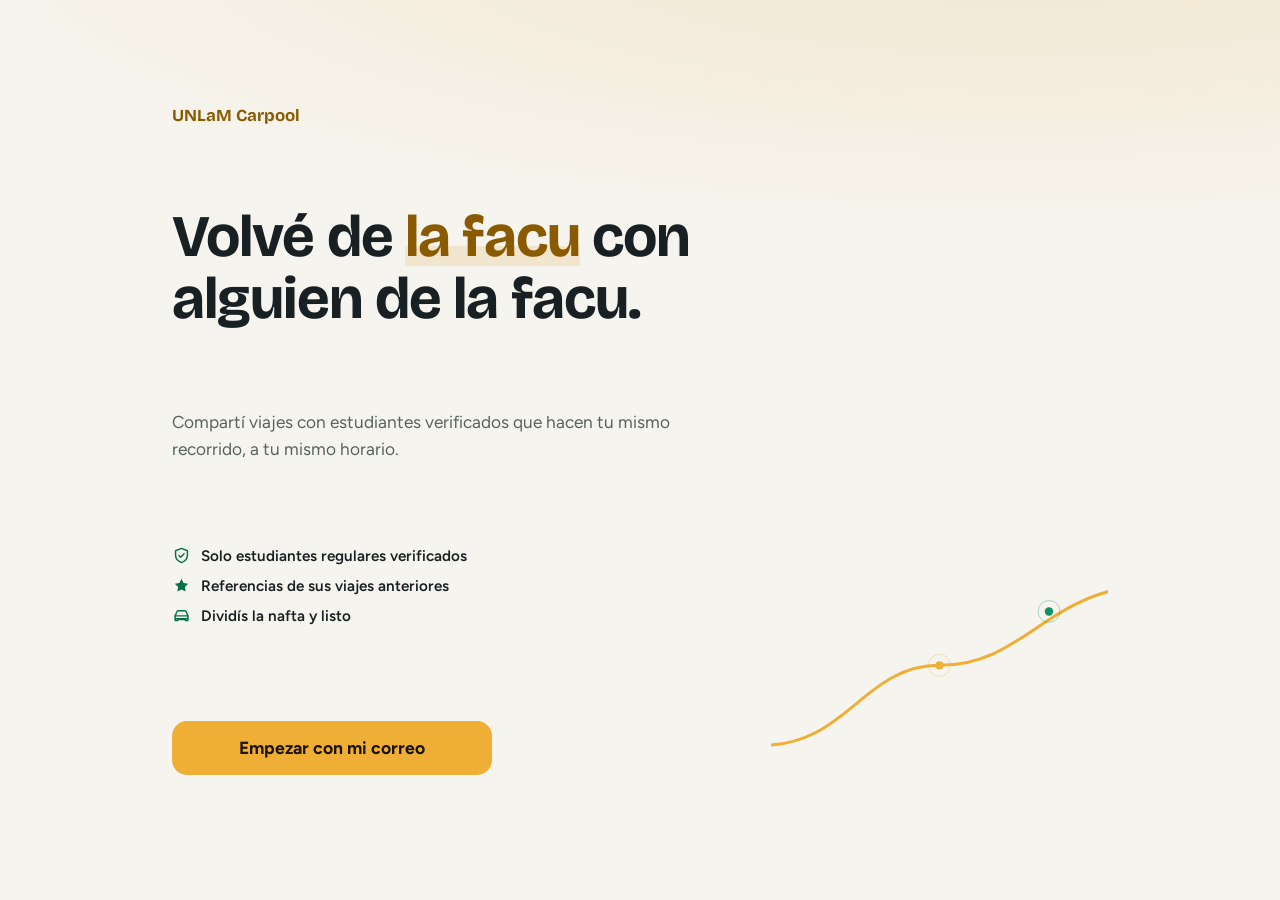
<file: src/index.html>
<!doctype html>
<html lang="es-AR">
<head>
  <meta charset="utf-8">
  <meta name="viewport" content="width=device-width, initial-scale=1, viewport-fit=cover">
  <meta name="theme-color" content="#f6f4ee">
  <meta name="description" content="Compartí viajes a la UNLaM con estudiantes verificados.">
  <title>UNLaM Carpool</title>
  <link rel="icon" href="data:image/svg+xml,%3Csvg xmlns='http://www.w3.org/2000/svg' viewBox='0 0 32 32'%3E%3Crect width='32' height='32' rx='9' fill='%230b1216'/%3E%3Cpath d='M6 23C13 23 13 10 26 9' fill='none' stroke='%23f2b544' stroke-width='3' stroke-linecap='round'/%3E%3Ccircle cx='26' cy='9' r='3' fill='%234be3a4'/%3E%3C/svg%3E">
  <link rel="preconnect" href="https://fonts.googleapis.com">
  <link rel="preconnect" href="https://fonts.gstatic.com" crossorigin>
  <link rel="stylesheet" href="https://fonts.googleapis.com/css2?family=Bricolage+Grotesque:opsz,wght@12..96,500;12..96,700&family=Figtree:wght@400;500;600;700&display=swap">
  <link rel="stylesheet" href="styles/app.css">
</head>
<body>
  <div id="app" class="app"></div>
  <div id="avisos" class="avisos" role="status" aria-live="polite"></div>
  <noscript>UNLaM Carpool necesita JavaScript para funcionar.</noscript>
  <script type="module" src="js/main.js"></script>
</body>
</html>
</file>
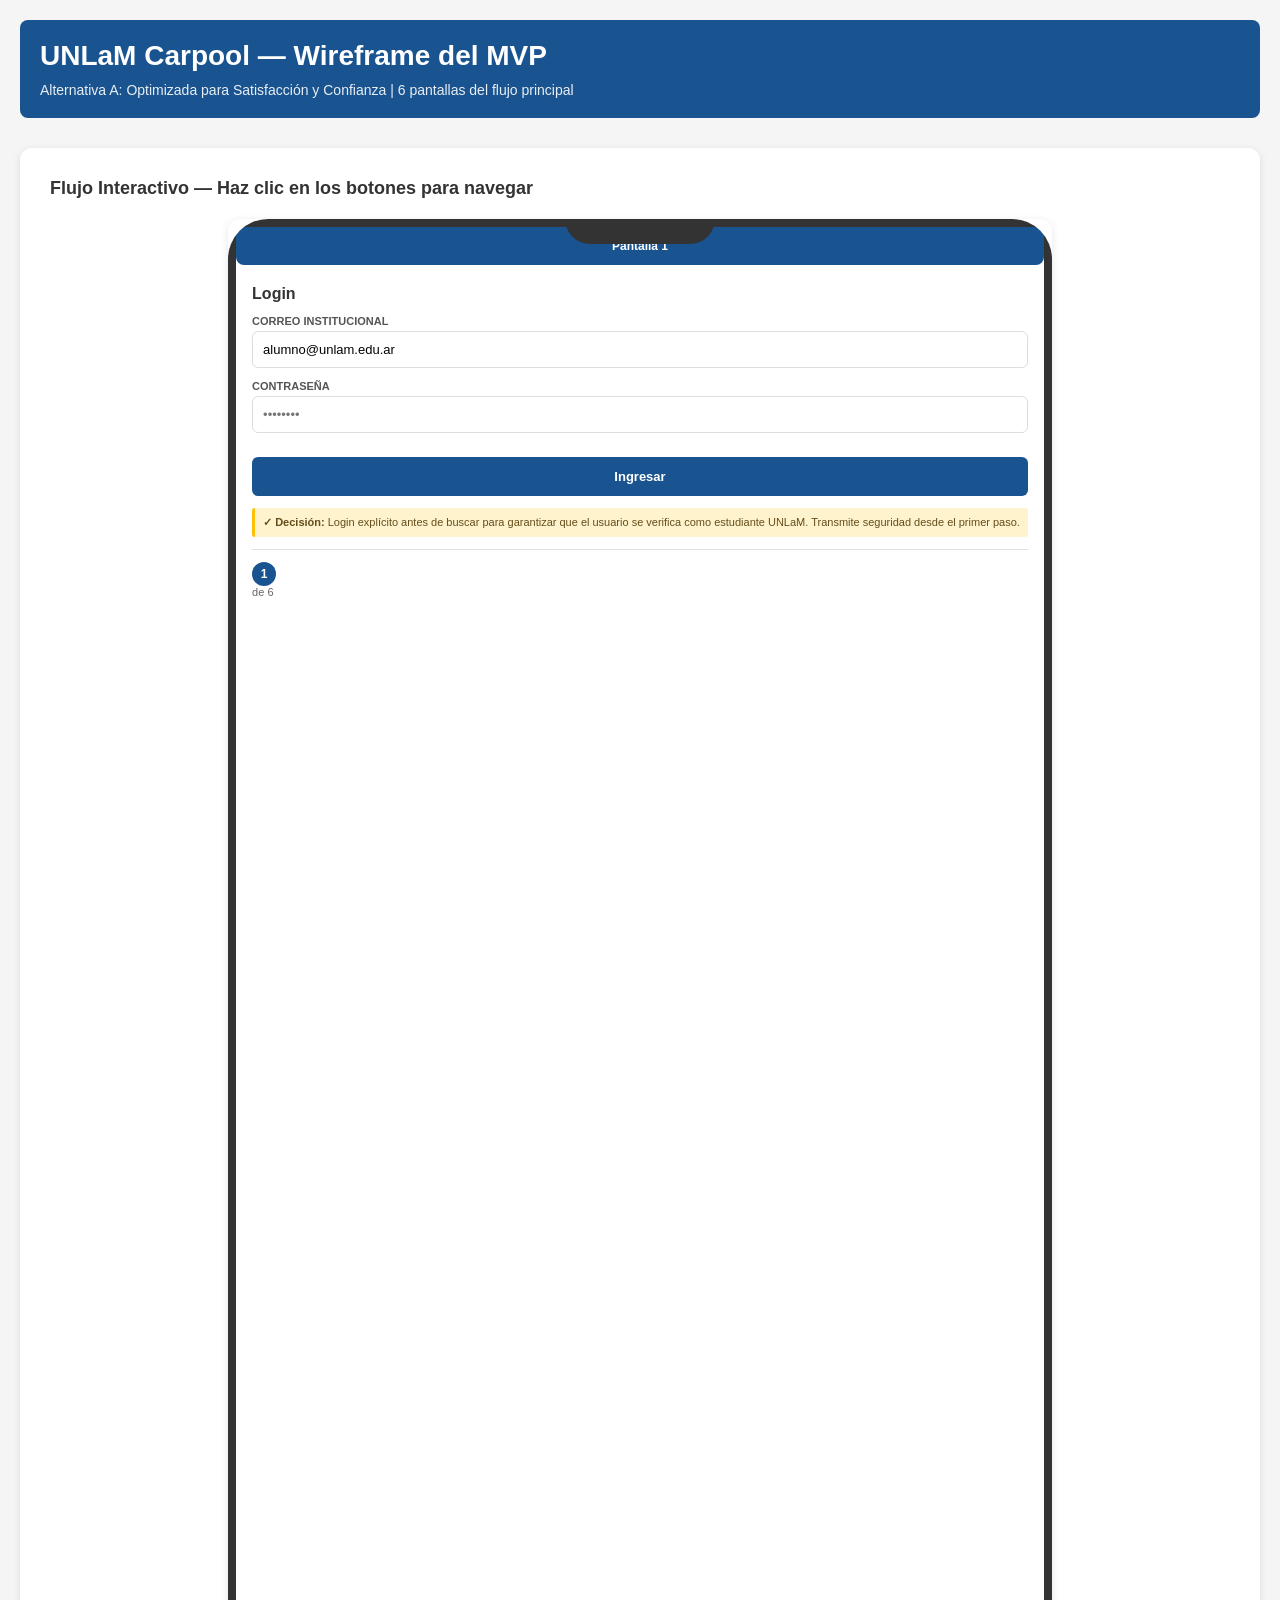
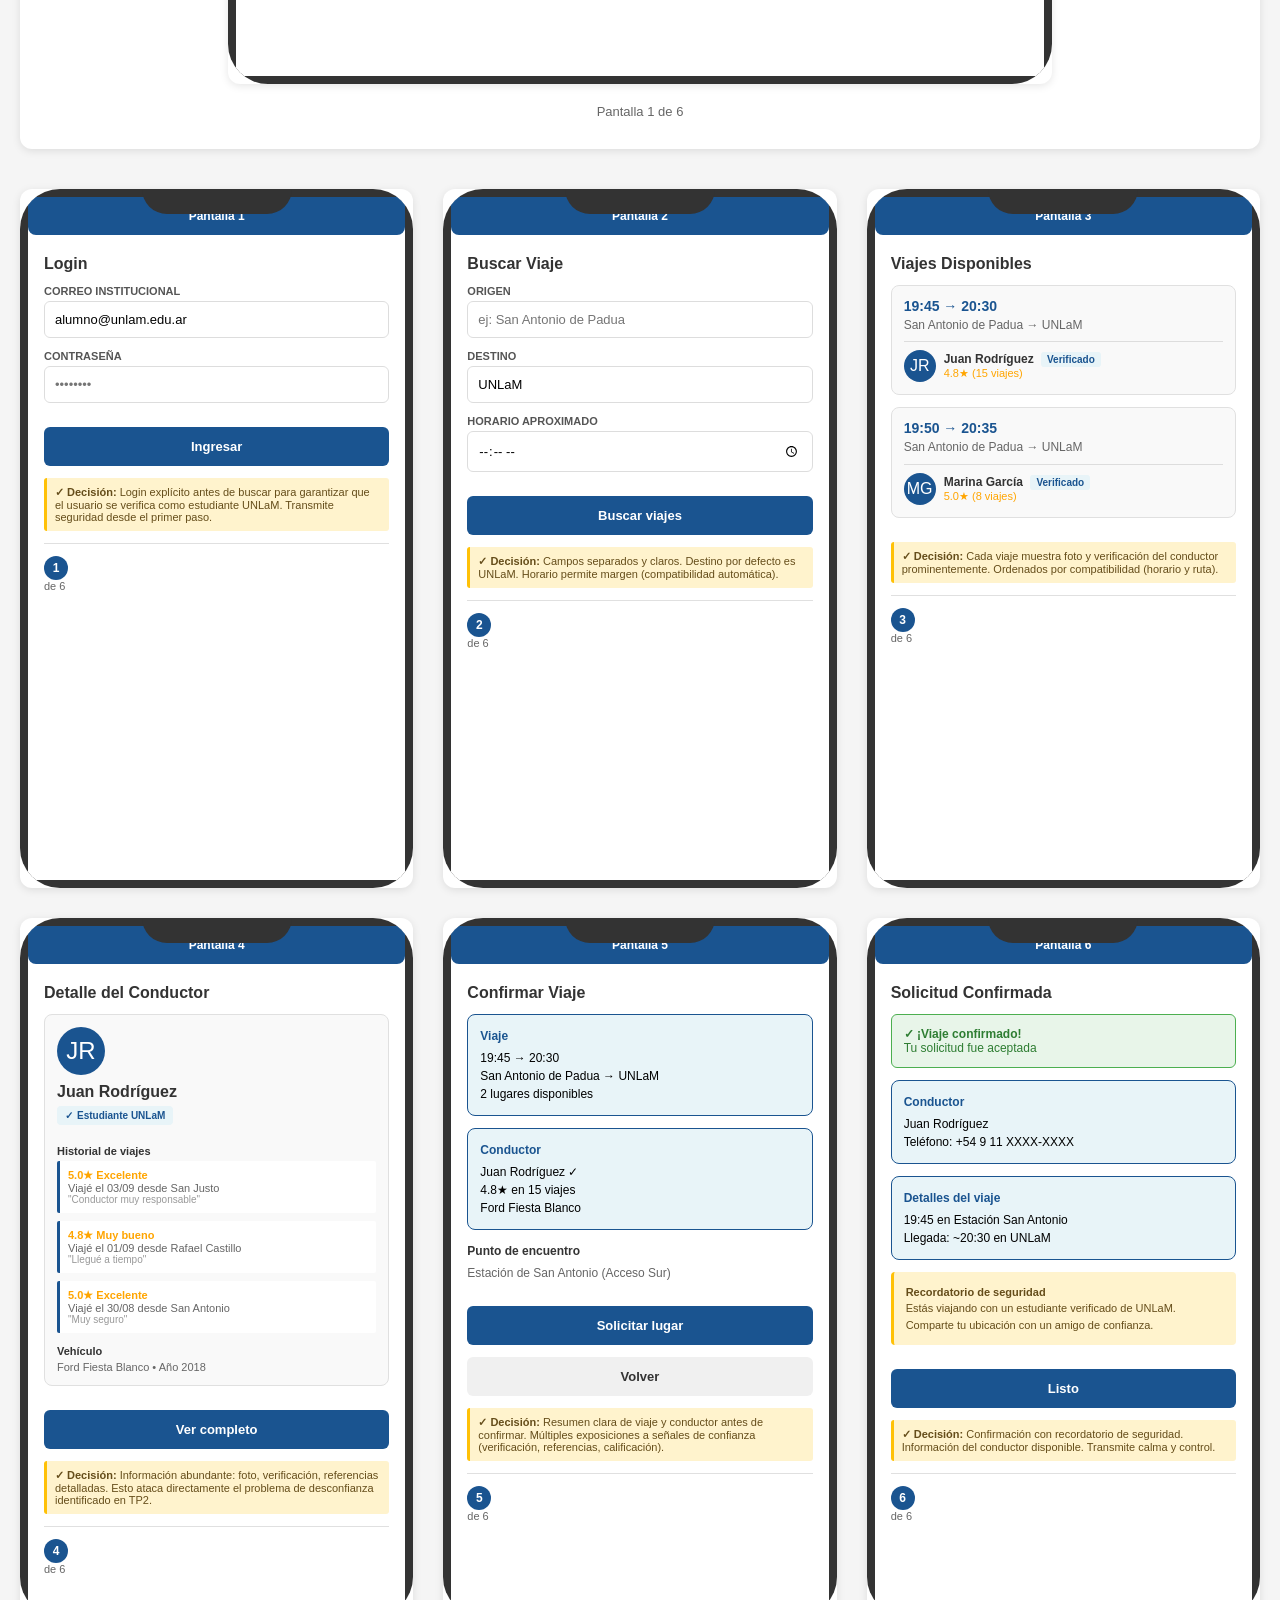
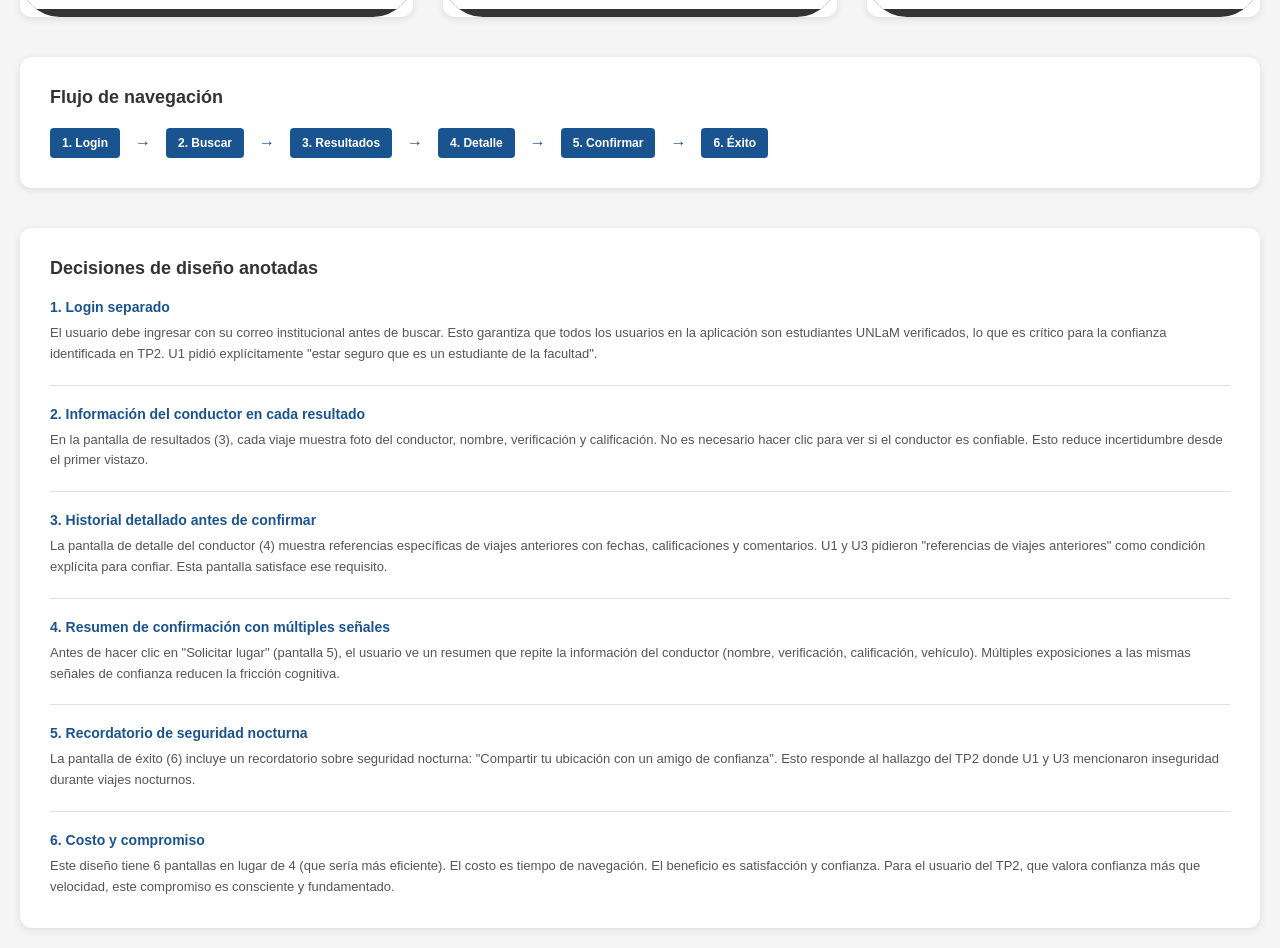
<file: docs/diseno/wireframe/wireframe-mvp.html>
<!DOCTYPE html>
<html lang="es">
<head>
    <meta charset="UTF-8">
    <meta name="viewport" content="width=device-width, initial-scale=1.0">
    <title>UNLaM Carpool - Wireframe MVP</title>
    <style>
        * {
            margin: 0;
            padding: 0;
            box-sizing: border-box;
        }

        body {
            font-family: -apple-system, BlinkMacSystemFont, 'Segoe UI', Roboto, sans-serif;
            background: #f5f5f5;
            padding: 20px;
        }

        .container {
            max-width: 1400px;
            margin: 0 auto;
        }

        .header {
            background: #1a5490;
            color: white;
            padding: 20px;
            margin-bottom: 30px;
            border-radius: 8px;
        }

        .header h1 {
            font-size: 28px;
            margin-bottom: 10px;
        }

        .header p {
            font-size: 14px;
            opacity: 0.9;
        }

        .interactive-section {
            background: white;
            border-radius: 12px;
            padding: 30px;
            margin-bottom: 40px;
            box-shadow: 0 2px 8px rgba(0,0,0,0.1);
        }

        .interactive-title {
            font-size: 18px;
            font-weight: 700;
            margin-bottom: 20px;
            color: #333;
        }

        .wireframe-display {
            display: flex;
            justify-content: center;
            margin-bottom: 20px;
        }

        .wireframe-grid {
            display: none;
            grid-template-columns: repeat(auto-fit, minmax(380px, 1fr));
            gap: 30px;
            margin-bottom: 40px;
        }

        .wireframe-grid.reference-view {
            display: grid;
        }

        .wireframe-screen {
            background: white;
            border-radius: 12px;
            box-shadow: 0 2px 8px rgba(0,0,0,0.1);
            overflow: hidden;
            transition: transform 0.2s, box-shadow 0.2s;
            cursor: pointer;
        }

        .wireframe-screen:hover {
            transform: translateY(-4px);
            box-shadow: 0 4px 16px rgba(0,0,0,0.15);
        }

        .phone-frame {
            background: #333;
            padding: 8px;
            border-radius: 40px;
            aspect-ratio: 9/16;
            overflow: hidden;
            position: relative;
        }

        .phone-frame::before {
            content: '';
            position: absolute;
            top: 0;
            left: 50%;
            transform: translateX(-50%);
            width: 150px;
            height: 25px;
            background: #333;
            border-radius: 0 0 30px 30px;
            z-index: 10;
        }

        .screen-content {
            background: white;
            height: 100%;
            overflow-y: auto;
            padding: 40px 16px 16px;
            display: flex;
            flex-direction: column;
        }

        .screen-header {
            background: #1a5490;
            color: white;
            padding: 12px 16px;
            margin: -40px -16px 20px -16px;
            border-radius: 0 0 8px 8px;
            text-align: center;
            font-weight: 600;
            font-size: 12px;
        }

        .screen-title {
            font-weight: 700;
            font-size: 16px;
            margin-bottom: 12px;
            color: #333;
        }

        .form-group {
            margin-bottom: 12px;
        }

        .form-label {
            display: block;
            font-size: 11px;
            font-weight: 600;
            color: #555;
            margin-bottom: 4px;
            text-transform: uppercase;
        }

        .form-input, .form-select {
            width: 100%;
            padding: 10px;
            border: 1px solid #ddd;
            border-radius: 6px;
            font-size: 13px;
            font-family: inherit;
        }

        .form-input:focus, .form-select:focus {
            outline: none;
            border-color: #1a5490;
            box-shadow: 0 0 0 3px rgba(26, 84, 144, 0.1);
        }

        .button {
            width: 100%;
            padding: 12px;
            background: #1a5490;
            color: white;
            border: none;
            border-radius: 6px;
            font-weight: 600;
            font-size: 13px;
            cursor: pointer;
            margin-top: 12px;
            transition: background 0.2s;
        }

        .button:hover {
            background: #0d3d6b;
        }

        .button-secondary {
            background: #f0f0f0;
            color: #333;
        }

        .button-secondary:hover {
            background: #e0e0e0;
        }

        .trip-card {
            background: #f9f9f9;
            border: 1px solid #e0e0e0;
            border-radius: 8px;
            padding: 12px;
            margin-bottom: 12px;
            font-size: 12px;
        }

        .trip-time {
            font-weight: 700;
            color: #1a5490;
            font-size: 14px;
            margin-bottom: 4px;
        }

        .trip-route {
            color: #666;
            margin-bottom: 8px;
            line-height: 1.3;
        }

        .driver-info {
            display: flex;
            align-items: center;
            gap: 8px;
            margin-top: 8px;
            padding-top: 8px;
            border-top: 1px solid #ddd;
        }

        .driver-avatar {
            width: 32px;
            height: 32px;
            background: #1a5490;
            border-radius: 50%;
            display: flex;
            align-items: center;
            justify-content: center;
            color: white;
            font-size: 16px;
        }

        .driver-details {
            flex: 1;
        }

        .driver-name {
            font-weight: 600;
            color: #333;
            font-size: 12px;
        }

        .driver-rating {
            color: #ffa500;
            font-size: 11px;
        }

        .badge {
            display: inline-block;
            background: #e8f4f8;
            color: #1a5490;
            padding: 2px 6px;
            border-radius: 3px;
            font-size: 10px;
            font-weight: 600;
            margin-left: 4px;
        }

        .detailed-driver {
            background: #f9f9f9;
            border: 1px solid #e0e0e0;
            border-radius: 8px;
            padding: 12px;
            margin-bottom: 12px;
        }

        .driver-avatar-large {
            width: 48px;
            height: 48px;
            background: #1a5490;
            border-radius: 50%;
            display: flex;
            align-items: center;
            justify-content: center;
            color: white;
            font-size: 24px;
            margin-bottom: 8px;
        }

        .verified-badge {
            display: inline-flex;
            align-items: center;
            gap: 4px;
            background: #e8f4f8;
            color: #1a5490;
            padding: 4px 8px;
            border-radius: 4px;
            font-size: 10px;
            font-weight: 600;
            margin-bottom: 8px;
        }

        .verified-badge::before {
            content: '✓';
            font-weight: 700;
        }

        .history-item {
            background: white;
            border-left: 3px solid #1a5490;
            padding: 8px;
            margin-bottom: 8px;
            font-size: 11px;
            border-radius: 2px;
        }

        .history-date {
            color: #999;
            font-size: 10px;
        }

        .history-rating {
            color: #ffa500;
            font-size: 11px;
            font-weight: 600;
        }

        .confirmation-summary {
            background: #e8f4f8;
            border: 1px solid #1a5490;
            border-radius: 8px;
            padding: 12px;
            margin-bottom: 12px;
            font-size: 12px;
            line-height: 1.5;
        }

        .confirmation-summary strong {
            display: block;
            color: #1a5490;
            font-weight: 700;
            margin-bottom: 4px;
        }

        .annotation {
            background: #fff3cd;
            border-left: 3px solid #ffc107;
            padding: 8px;
            margin-top: 12px;
            font-size: 11px;
            color: #654d1a;
            border-radius: 3px;
        }

        .screen-label {
            margin-top: 12px;
            padding-top: 12px;
            border-top: 1px solid #e0e0e0;
            font-size: 11px;
            color: #666;
        }

        .screen-number {
            display: inline-block;
            background: #1a5490;
            color: white;
            width: 24px;
            height: 24px;
            border-radius: 50%;
            display: flex;
            align-items: center;
            justify-content: center;
            font-weight: 700;
            font-size: 12px;
        }

        .navigation-flow {
            background: white;
            border-radius: 12px;
            padding: 30px;
            margin-bottom: 40px;
            box-shadow: 0 2px 8px rgba(0,0,0,0.1);
        }

        .flow-title {
            font-size: 18px;
            font-weight: 700;
            margin-bottom: 20px;
            color: #333;
        }

        .flow-diagram {
            display: flex;
            align-items: center;
            gap: 15px;
            flex-wrap: wrap;
            font-size: 12px;
            color: #666;
        }

        .flow-step {
            background: #1a5490;
            color: white;
            padding: 8px 12px;
            border-radius: 4px;
            font-weight: 600;
            white-space: nowrap;
        }

        .flow-arrow {
            color: #1a5490;
            font-weight: 700;
            font-size: 16px;
        }

        .notes-section {
            background: white;
            border-radius: 12px;
            padding: 30px;
            box-shadow: 0 2px 8px rgba(0,0,0,0.1);
        }

        .notes-title {
            font-size: 18px;
            font-weight: 700;
            margin-bottom: 20px;
            color: #333;
        }

        .note-item {
            margin-bottom: 20px;
            padding-bottom: 20px;
            border-bottom: 1px solid #e0e0e0;
        }

        .note-item:last-child {
            border-bottom: none;
            margin-bottom: 0;
            padding-bottom: 0;
        }

        .note-subtitle {
            font-weight: 700;
            color: #1a5490;
            margin-bottom: 8px;
            font-size: 14px;
        }

        .note-text {
            color: #555;
            font-size: 13px;
            line-height: 1.6;
        }

        .highlight {
            background: #ffffcc;
            padding: 2px 4px;
        }
    </style>
</head>
<body>
    <div class="container">
        <div class="header">
            <h1>UNLaM Carpool — Wireframe del MVP</h1>
            <p>Alternativa A: Optimizada para Satisfacción y Confianza | 6 pantallas del flujo principal</p>
        </div>

        <div class="interactive-section">
            <div class="interactive-title">Flujo Interactivo — Haz clic en los botones para navegar</div>
            <div class="wireframe-display" id="interactiveDisplay"></div>
            <div style="text-align: center; margin-top: 20px; color: #666; font-size: 13px;">
                <span id="screenCounter"></span>
            </div>
        </div>

        <div class="wireframe-grid reference-view">
            <!-- Pantalla 1 -->
            <div class="wireframe-screen">
                <div class="phone-frame">
                    <div class="screen-content">
                        <div class="screen-header">Pantalla 1</div>
                        <div class="screen-title">Login</div>

                        <div class="form-group">
                            <label class="form-label">Correo institucional</label>
                            <input type="email" class="form-input" placeholder="alumno@unlam.edu.ar" value="alumno@unlam.edu.ar">
                        </div>

                        <div class="form-group">
                            <label class="form-label">Contraseña</label>
                            <input type="password" class="form-input" placeholder="••••••••">
                        </div>

                        <button class="button">Ingresar</button>

                        <div class="annotation">
                            <strong>✓ Decisión:</strong> Login explícito antes de buscar para garantizar que el usuario se verifica como estudiante UNLaM. Transmite seguridad desde el primer paso.
                        </div>

                        <div class="screen-label">
                            <span class="screen-number">1</span> de 6
                        </div>
                    </div>
                </div>
            </div>

            <!-- Pantalla 2 -->
            <div class="wireframe-screen">
                <div class="phone-frame">
                    <div class="screen-content">
                        <div class="screen-header">Pantalla 2</div>
                        <div class="screen-title">Buscar Viaje</div>

                        <div class="form-group">
                            <label class="form-label">Origen</label>
                            <input type="text" class="form-input" placeholder="ej: San Antonio de Padua">
                        </div>

                        <div class="form-group">
                            <label class="form-label">Destino</label>
                            <input type="text" class="form-input" value="UNLaM">
                        </div>

                        <div class="form-group">
                            <label class="form-label">Horario aproximado</label>
                            <input type="time" class="form-input">
                        </div>

                        <button class="button">Buscar viajes</button>

                        <div class="annotation">
                            <strong>✓ Decisión:</strong> Campos separados y claros. Destino por defecto es UNLaM. Horario permite margen (compatibilidad automática).
                        </div>

                        <div class="screen-label">
                            <span class="screen-number">2</span> de 6
                        </div>
                    </div>
                </div>
            </div>

            <!-- Pantalla 3 -->
            <div class="wireframe-screen">
                <div class="phone-frame">
                    <div class="screen-content">
                        <div class="screen-header">Pantalla 3</div>
                        <div class="screen-title">Viajes Disponibles</div>

                        <div class="trip-card">
                            <div class="trip-time">19:45 → 20:30</div>
                            <div class="trip-route">San Antonio de Padua → UNLaM</div>
                            <div class="driver-info">
                                <div class="driver-avatar">JR</div>
                                <div class="driver-details">
                                    <div class="driver-name">
                                        Juan Rodríguez
                                        <span class="badge">Verificado</span>
                                    </div>
                                    <div class="driver-rating">4.8★ (15 viajes)</div>
                                </div>
                            </div>
                        </div>

                        <div class="trip-card">
                            <div class="trip-time">19:50 → 20:35</div>
                            <div class="trip-route">San Antonio de Padua → UNLaM</div>
                            <div class="driver-info">
                                <div class="driver-avatar">MG</div>
                                <div class="driver-details">
                                    <div class="driver-name">
                                        Marina García
                                        <span class="badge">Verificado</span>
                                    </div>
                                    <div class="driver-rating">5.0★ (8 viajes)</div>
                                </div>
                            </div>
                        </div>

                        <div class="annotation">
                            <strong>✓ Decisión:</strong> Cada viaje muestra foto y verificación del conductor prominentemente. Ordenados por compatibilidad (horario y ruta).
                        </div>

                        <div class="screen-label">
                            <span class="screen-number">3</span> de 6
                        </div>
                    </div>
                </div>
            </div>

            <!-- Pantalla 4 -->
            <div class="wireframe-screen">
                <div class="phone-frame">
                    <div class="screen-content">
                        <div class="screen-header">Pantalla 4</div>
                        <div class="screen-title">Detalle del Conductor</div>

                        <div class="detailed-driver">
                            <div class="driver-avatar-large">JR</div>
                            <div style="font-weight: 700; color: #333; margin-bottom: 4px;">Juan Rodríguez</div>
                            <div class="verified-badge">Estudiante UNLaM</div>

                            <div style="margin-top: 12px; font-size: 11px; color: #666;">
                                <strong style="display: block; color: #333; margin-bottom: 4px;">Historial de viajes</strong>
                                <div class="history-item">
                                    <div class="history-rating">5.0★ Excelente</div>
                                    <div>Viajé el 03/09 desde San Justo</div>
                                    <div class="history-date">"Conductor muy responsable"</div>
                                </div>
                                <div class="history-item">
                                    <div class="history-rating">4.8★ Muy bueno</div>
                                    <div>Viajé el 01/09 desde Rafael Castillo</div>
                                    <div class="history-date">"Llegué a tiempo"</div>
                                </div>
                                <div class="history-item">
                                    <div class="history-rating">5.0★ Excelente</div>
                                    <div>Viajé el 30/08 desde San Antonio</div>
                                    <div class="history-date">"Muy seguro"</div>
                                </div>
                            </div>

                            <div style="margin-top: 12px; font-size: 11px; color: #666;">
                                <strong style="display: block; color: #333; margin-bottom: 4px;">Vehículo</strong>
                                Ford Fiesta Blanco • Año 2018
                            </div>
                        </div>

                        <button class="button">Ver completo</button>

                        <div class="annotation">
                            <strong>✓ Decisión:</strong> Información abundante: foto, verificación, referencias detalladas. Esto ataca directamente el problema de desconfianza identificado en TP2.
                        </div>

                        <div class="screen-label">
                            <span class="screen-number">4</span> de 6
                        </div>
                    </div>
                </div>
            </div>

            <!-- Pantalla 5 -->
            <div class="wireframe-screen">
                <div class="phone-frame">
                    <div class="screen-content">
                        <div class="screen-header">Pantalla 5</div>
                        <div class="screen-title">Confirmar Viaje</div>

                        <div class="confirmation-summary">
                            <strong>Viaje</strong>
                            19:45 → 20:30<br>
                            San Antonio de Padua → UNLaM<br>
                            2 lugares disponibles
                        </div>

                        <div class="confirmation-summary">
                            <strong>Conductor</strong>
                            Juan Rodríguez ✓<br>
                            4.8★ en 15 viajes<br>
                            Ford Fiesta Blanco
                        </div>

                        <div style="font-size: 12px; color: #666; margin-bottom: 12px; line-height: 1.5;">
                            <strong style="display: block; color: #333; margin-bottom: 4px;">Punto de encuentro</strong>
                            Estación de San Antonio (Acceso Sur)
                        </div>

                        <button class="button">Solicitar lugar</button>
                        <button class="button button-secondary">Volver</button>

                        <div class="annotation">
                            <strong>✓ Decisión:</strong> Resumen clara de viaje y conductor antes de confirmar. Múltiples exposiciones a señales de confianza (verificación, referencias, calificación).
                        </div>

                        <div class="screen-label">
                            <span class="screen-number">5</span> de 6
                        </div>
                    </div>
                </div>
            </div>

            <!-- Pantalla 6 -->
            <div class="wireframe-screen">
                <div class="phone-frame">
                    <div class="screen-content">
                        <div class="screen-header">Pantalla 6</div>
                        <div class="screen-title">Solicitud Confirmada</div>

                        <div style="background: #e8f5e9; border: 1px solid #4caf50; border-radius: 6px; padding: 12px; margin-bottom: 12px; color: #2e7d32; font-size: 12px;">
                            <strong>✓ ¡Viaje confirmado!</strong><br>
                            Tu solicitud fue aceptada
                        </div>

                        <div class="confirmation-summary">
                            <strong>Conductor</strong>
                            Juan Rodríguez<br>
                            Teléfono: +54 9 11 XXXX-XXXX
                        </div>

                        <div class="confirmation-summary">
                            <strong>Detalles del viaje</strong>
                            19:45 en Estación San Antonio<br>
                            Llegada: ~20:30 en UNLaM
                        </div>

                        <div style="background: #fff3cd; border-left: 3px solid #ffc107; padding: 12px; border-radius: 4px; font-size: 11px; color: #654d1a; line-height: 1.5; margin-bottom: 12px;">
                            <strong>Recordatorio de seguridad</strong><br>
                            Estás viajando con un estudiante verificado de UNLaM. Comparte tu ubicación con un amigo de confianza.
                        </div>

                        <button class="button">Listo</button>

                        <div class="annotation">
                            <strong>✓ Decisión:</strong> Confirmación con recordatorio de seguridad. Información del conductor disponible. Transmite calma y control.
                        </div>

                        <div class="screen-label">
                            <span class="screen-number">6</span> de 6
                        </div>
                    </div>
                </div>
            </div>
        </div>

        <div class="navigation-flow">
            <div class="flow-title">Flujo de navegación</div>
            <div class="flow-diagram">
                <div class="flow-step">1. Login</div>
                <div class="flow-arrow">→</div>
                <div class="flow-step">2. Buscar</div>
                <div class="flow-arrow">→</div>
                <div class="flow-step">3. Resultados</div>
                <div class="flow-arrow">→</div>
                <div class="flow-step">4. Detalle</div>
                <div class="flow-arrow">→</div>
                <div class="flow-step">5. Confirmar</div>
                <div class="flow-arrow">→</div>
                <div class="flow-step">6. Éxito</div>
            </div>
        </div>

        <div class="notes-section">
            <div class="notes-title">Decisiones de diseño anotadas</div>

            <div class="note-item">
                <div class="note-subtitle">1. Login separado</div>
                <div class="note-text">
                    El usuario debe ingresar con su correo institucional antes de buscar. Esto garantiza que todos los usuarios en la aplicación son estudiantes UNLaM verificados, lo que es crítico para la confianza identificada en TP2. U1 pidió explícitamente "estar seguro que es un estudiante de la facultad".
                </div>
            </div>

            <div class="note-item">
                <div class="note-subtitle">2. Información del conductor en cada resultado</div>
                <div class="note-text">
                    En la pantalla de resultados (3), cada viaje muestra foto del conductor, nombre, verificación y calificación. No es necesario hacer clic para ver si el conductor es confiable. Esto reduce incertidumbre desde el primer vistazo.
                </div>
            </div>

            <div class="note-item">
                <div class="note-subtitle">3. Historial detallado antes de confirmar</div>
                <div class="note-text">
                    La pantalla de detalle del conductor (4) muestra referencias específicas de viajes anteriores con fechas, calificaciones y comentarios. U1 y U3 pidieron "referencias de viajes anteriores" como condición explícita para confiar. Esta pantalla satisface ese requisito.
                </div>
            </div>

            <div class="note-item">
                <div class="note-subtitle">4. Resumen de confirmación con múltiples señales</div>
                <div class="note-text">
                    Antes de hacer clic en "Solicitar lugar" (pantalla 5), el usuario ve un resumen que repite la información del conductor (nombre, verificación, calificación, vehículo). Múltiples exposiciones a las mismas señales de confianza reducen la fricción cognitiva.
                </div>
            </div>

            <div class="note-item">
                <div class="note-subtitle">5. Recordatorio de seguridad nocturna</div>
                <div class="note-text">
                    La pantalla de éxito (6) incluye un recordatorio sobre seguridad nocturna: "Compartir tu ubicación con un amigo de confianza". Esto responde al hallazgo del TP2 donde U1 y U3 mencionaron inseguridad durante viajes nocturnos.
                </div>
            </div>

            <div class="note-item">
                <div class="note-subtitle">6. Costo y compromiso</div>
                <div class="note-text">
                    Este diseño tiene 6 pantallas en lugar de 4 (que sería más eficiente). El costo es tiempo de navegación. El beneficio es satisfacción y confianza. Para el usuario del TP2, que valora confianza más que velocidad, este compromiso es consciente y fundamentado.
                </div>
            </div>
        </div>
    </div>

    <script>
        let currentScreen = 0;
        const screens = document.querySelectorAll('.wireframe-screen');
        const interactiveDisplay = document.getElementById('interactiveDisplay');
        const screenCounter = document.getElementById('screenCounter');

        function displayScreen(screenIndex) {
            // Clona el contenido de la pantalla seleccionada
            const sourceScreen = screens[screenIndex];
            const clone = sourceScreen.cloneNode(true);

            // Limpia el display
            interactiveDisplay.innerHTML = '';
            interactiveDisplay.appendChild(clone);

            // Actualiza el contador
            screenCounter.textContent = `Pantalla ${screenIndex + 1} de 6`;

            // Agrega event listeners a los botones de esta pantalla
            attachButtonListeners(clone, screenIndex);
        }

        function attachButtonListeners(screenClone, screenIndex) {
            const buttons = screenClone.querySelectorAll('.button');

            buttons.forEach((button, index) => {
                button.style.cursor = 'pointer';

                // Pantalla 1: Botón "Ingresar" → Pantalla 2
                if (screenIndex === 0 && index === 0) {
                    button.addEventListener('click', () => goToScreen(1));
                }
                // Pantalla 2: Botón "Buscar viajes" → Pantalla 3
                else if (screenIndex === 1 && index === 0) {
                    button.addEventListener('click', () => goToScreen(2));
                }
                // Pantalla 3: Hacer clic en una tarjeta de viaje → Pantalla 4
                else if (screenIndex === 2) {
                    // Busca las tarjetas de viaje
                    const tripCards = screenClone.querySelectorAll('.trip-card');
                    tripCards.forEach(card => {
                        card.style.cursor = 'pointer';
                        card.addEventListener('click', () => goToScreen(3));
                    });
                }
                // Pantalla 4: Botón "Ver completo" → Pantalla 5
                else if (screenIndex === 3 && index === 0) {
                    button.addEventListener('click', () => goToScreen(4));
                }
                // Pantalla 5: Botón "Solicitar lugar" → Pantalla 6
                else if (screenIndex === 4 && index === 0) {
                    button.addEventListener('click', () => goToScreen(5));
                }
                // Pantalla 5: Botón "Volver" → Pantalla 3 (ver resultados nuevamente)
                else if (screenIndex === 4 && index === 1) {
                    button.addEventListener('click', () => goToScreen(2));
                }
                // Pantalla 6: Botón "Listo" → Pantalla 1 (reinicia)
                else if (screenIndex === 5 && index === 0) {
                    button.addEventListener('click', () => goToScreen(0));
                }
            });

            // En pantalla 3, también se puede hacer clic en la tarjeta
            if (screenIndex === 2) {
                const tripCards = screenClone.querySelectorAll('.trip-card');
                tripCards.forEach(card => {
                    card.style.cursor = 'pointer';
                    card.addEventListener('click', () => goToScreen(3));
                });
            }
        }

        function goToScreen(screenIndex) {
            if (screenIndex >= 0 && screenIndex < screens.length) {
                currentScreen = screenIndex;
                displayScreen(currentScreen);
            }
        }

        // Inicializa con la primera pantalla
        displayScreen(0);
    </script>
</body>
</html>
</file>
<file: src/styles/app.css>
/* UNLaM Carpool. Interfaz clara: se lee bien de día y en la calle. */
:root {
  color-scheme: light;
  --fondo: #f6f4ee;
  --superficie: #fffdf8;
  --superficie-2: #f0ece1;
  --linea: rgb(24 32 36 / .13);
  --texto: #182024;
  --texto-2: #566260;
  --ambar: #efae35;
  --ambar-texto: #8a5a00;
  --sobre-ambar: #1d1503;
  --ambar-suave: rgb(214 145 20 / .15);
  --verificado: #0d9463;
  --verificado-texto: #06704a;
  --verificado-suave: rgb(13 148 99 / .12);
  --peligro: #b3261e;
  --peligro-suave: rgb(179 38 30 / .1);
  --noche: #3b4bb0;
  --noche-suave: rgb(84 101 214 / .12);
  --sombra: 0 10px 26px rgb(60 48 20 / .1);
  --radio: 20px;
  --radio-chico: 12px;
  --display: 'Bricolage Grotesque', 'Figtree', system-ui, sans-serif;
  --cuerpo: 'Figtree', system-ui, -apple-system, 'Segoe UI', sans-serif;
}

* { box-sizing: border-box; margin: 0; }
html { -webkit-text-size-adjust: 100%; background: var(--fondo); }
body {
  min-height: 100dvh;
  background: radial-gradient(90% 320px at 80% -80px, var(--ambar-suave), transparent), var(--fondo);
  background-repeat: no-repeat;
  color: var(--texto);
  font: 400 16px/1.45 var(--cuerpo);
}
h1, h2 { font-family: var(--display); line-height: 1.12; letter-spacing: -.015em; font-weight: 700; }
h1 { font-size: 1.85rem; margin-bottom: 8px; text-wrap: balance; outline: none; }
h2 { font-size: 1.08rem; }
a { color: inherit; }
ul, ol { list-style: none; padding: 0; }
button, input, select { font: inherit; color: inherit; }
button { cursor: pointer; }
[hidden] { display: none !important; }
:focus-visible { outline: 3px solid var(--ambar); outline-offset: 2px; }
/* El h1 recibe solo foco programático (anuncio a lectores de pantalla); sin anillo visible. */
h1:focus, h1:focus-visible { outline: none; }
.solo-lector { position: absolute; width: 1px; height: 1px; overflow: hidden; clip-path: inset(50%); white-space: nowrap; margin: 0; }
.ico { width: 1.25em; height: 1.25em; flex: none; }

.app { width: 100%; min-height: 100dvh; display: flex; flex-direction: column; }
main { flex: 1; display: flex; flex-direction: column; gap: 16px; width: min(100%, 640px); margin-inline: auto; padding: 12px 16px 32px; }
.con-navegacion main { padding-bottom: 108px; padding-top: max(20px, env(safe-area-inset-top)); }
.con-pie-fijo main { padding-bottom: 120px; }
form { display: flex; flex-direction: column; gap: 18px; }
.bajada { color: var(--texto-2); }
.bajada b { color: var(--texto); font-weight: 600; word-break: break-word; }
.titulo-pagina { margin-bottom: 0; }

.cabecera {
  position: sticky; top: 0; z-index: 5;
  display: grid; grid-template-columns: 1fr auto 1fr; align-items: center; gap: 8px;
  padding: max(6px, env(safe-area-inset-top)) 8px 6px;
  background: color-mix(in srgb, var(--fondo) 88%, transparent);
  backdrop-filter: blur(12px);
}
.cabecera p { font-size: .9rem; font-weight: 600; color: var(--texto-2); text-align: center; }
.cabecera-boton {
  display: inline-flex; align-items: center; gap: 2px; min-height: 44px; padding: 0 8px;
  text-decoration: none; font-size: .92rem; font-weight: 600; border-radius: 10px;
}
.cabecera-cancelar { justify-self: end; color: var(--texto-2); }

.btn {
  display: inline-flex; align-items: center; justify-content: center; gap: 8px;
  width: 100%; min-height: 52px; padding: 12px 18px; border: 1px solid transparent; border-radius: 15px;
  font-weight: 700; font-size: 1rem; text-align: center; text-decoration: none;
  transition: transform .12s ease, filter .15s ease;
}
.btn:active { transform: scale(.98); }
.btn:disabled { opacity: .5; cursor: not-allowed; }
.btn-primario { background: var(--ambar); color: var(--sobre-ambar); }
.btn-primario:hover { filter: brightness(1.06); }
.btn-secundario { background: var(--superficie-2); color: var(--texto); border-color: var(--linea); }
.btn-sutil { background: transparent; color: var(--texto-2); min-height: 46px; }
.btn-peligro { background: var(--peligro); color: #fff; }
.btn-peligro-texto { color: var(--peligro); }
/* v12 · Cerrar sesión: acción de peligro visible completa en el perfil (sin ícono). */
.btn-salir { width: 100%; min-height: 48px; border: 1px solid var(--linea); background: transparent; color: var(--peligro); font-weight: 600; }
.btn-salir:hover { background: var(--peligro-suave); }
.pie-fijo {
  position: fixed; left: 50%; bottom: 0; z-index: 5; translate: -50% 0;
  display: flex; flex-direction: column; gap: 2px;
  width: min(100%, 640px); padding: 12px 16px max(12px, env(safe-area-inset-bottom));
  background: linear-gradient(transparent, var(--fondo) 22%);
}

/* Formularios */
.etiqueta { display: block; margin-bottom: 7px; font-size: .86rem; font-weight: 600; color: var(--texto-2); }
fieldset { border: 0; padding: 0; min-width: 0; }
input:not([type=radio], [type=checkbox], [type=file]), select {
  width: 100%; min-height: 52px; padding: 12px 14px; border: 1.5px solid var(--linea); border-radius: var(--radio-chico);
  background: var(--superficie); font-size: 1rem;
}
input::placeholder { color: var(--texto-2); opacity: .75; }
input:focus-visible, select:focus-visible { border-color: var(--ambar); outline-offset: 0; }
input[aria-invalid] { border-color: var(--peligro); }
.ayuda { margin-top: 6px; font-size: .84rem; color: var(--texto-2); }
.error { margin-top: 6px; font-size: .88rem; font-weight: 600; color: var(--peligro); }
.fila { display: grid; grid-template-columns: repeat(auto-fit, minmax(130px, 1fr)); gap: 12px; }
.input-codigo { font-size: 1.6rem !important; letter-spacing: .32em; text-align: center; font-variant-numeric: tabular-nums; }
.nota { display: flex; gap: 9px; align-items: flex-start; font-size: .88rem; color: var(--texto-2); }
.nota .ico { color: var(--verificado-texto); margin-top: 1px; }
.solo-lector-archivo { position: absolute; width: 1px; height: 1px; opacity: 0; }
.zona-archivo {
  display: flex; flex-direction: column; align-items: center; gap: 4px; padding: 26px 16px; text-align: center; cursor: pointer;
  border: 1.5px dashed var(--linea); border-radius: var(--radio); background: var(--superficie);
}
.zona-archivo .ico { width: 28px; height: 28px; color: var(--ambar-texto); }
.zona-archivo b { word-break: break-word; }
.zona-archivo small { color: var(--texto-2); }
.solo-lector-archivo:focus-visible + .error, .campo:has(.solo-lector-archivo:focus-visible) .zona-archivo { outline: 3px solid var(--ambar); outline-offset: 2px; }
.campo:has([aria-invalid]) .zona-archivo { border-color: var(--peligro); }

.pasos { display: flex; gap: 8px; margin-bottom: 4px; }
.pasos li { flex: 1; display: flex; align-items: center; gap: 6px; font-size: .78rem; font-weight: 600; color: var(--texto-2); padding-top: 8px; border-top: 3px solid var(--linea); }
.pasos i { display: inline-grid; place-items: center; font-style: normal; font-size: .72rem; width: 1.2em; }
.pasos .ico { color: var(--verificado-texto); }
.pasos .actual { color: var(--texto); border-color: var(--ambar); }
.pasos .hecho { border-color: var(--verificado); }

.notificacion {
  display: flex; gap: 12px; align-items: center; padding: 12px 14px; border-radius: 16px;
  background: var(--superficie-2); border: 1px solid var(--linea); box-shadow: var(--sombra);
  animation: bajar .5s cubic-bezier(.2, .9, .3, 1.2);
}
.notificacion-icono { display: grid; place-items: center; width: 38px; height: 38px; border-radius: 10px; background: var(--ambar-suave); color: var(--ambar-texto); flex: none; }
.notificacion small { display: block; color: var(--texto-2); font-size: .76rem; }
.notificacion b { font-size: .95rem; font-weight: 600; }
@keyframes bajar { from { opacity: 0; transform: translateY(-14px); } }

.revision { display: flex; flex-direction: column; align-items: center; text-align: center; gap: 12px; padding: 48px 8px; }
.revision-anillo { position: relative; display: grid; place-items: center; width: 96px; height: 96px; margin-bottom: 10px; color: var(--verificado-texto); }
.revision-anillo .ico { width: 40px; height: 40px; }
.revision-anillo::before { content: ''; position: absolute; inset: 0; border-radius: 50%; border: 3px solid var(--linea); border-top-color: var(--verificado); animation: girar 1s linear infinite; }
@keyframes girar { to { rotate: 360deg; } }

/* Portada: compacta; marca, titular, promesa y CTA en el primer pantallazo (375×812) sin scroll. */
.portada { position: relative; flex: 1; display: flex; flex-direction: column; justify-content: center; gap: 13px; padding-block: 14px 10px; min-height: 92dvh; }
.portada > * { position: relative; }
.portada-noche { position: absolute; left: 0; right: 0; top: 0; height: 130px; }
.portada-noche svg { width: 100%; height: 100%; }
.portada-ruta { stroke-dasharray: 700; animation: trazar 2.2s ease-out both; }
@keyframes trazar { from { stroke-dashoffset: 700; } to { stroke-dashoffset: 0; } }
.portada-marca { font: 700 .98rem/1.25 var(--display); color: var(--ambar-texto); }
.portada h1 { font-size: clamp(2.2rem, 9.5vw, 2.75rem); line-height: 1.05; margin: 0; }
.portada-texto { font-size: 1.02rem; color: var(--texto-2); }
.portada-lista { display: flex; flex-direction: column; gap: 8px; margin-block: 0 8px; }
.portada-lista li { display: flex; align-items: center; gap: 10px; font-weight: 600; font-size: .95rem; }
.portada-lista .ico { color: var(--verificado-texto); }

/* Saludo */
.saludo { display: flex; justify-content: space-between; align-items: center; }
.saludo p { font-weight: 600; margin-bottom: 3px; }
.saludo a { border-radius: 50%; }

/* Recorrido */
.segmento-opciones { display: grid; grid-template-columns: repeat(3, 1fr); padding: 4px; gap: 4px; border-radius: 15px; background: var(--superficie-2); }
.segmento-opciones input, .dias-opciones input { position: absolute; opacity: 0; width: 1px; height: 1px; }
.segmento-opciones span { display: grid; place-items: center; min-height: 44px; padding: 4px; border-radius: 12px; font-size: .88rem; font-weight: 600; text-align: center; cursor: pointer; color: var(--texto-2); transition: background .15s; }
.segmento-opciones input:checked + span { background: var(--superficie); color: var(--texto); box-shadow: 0 2px 6px rgb(0 0 0 / .1); }
.segmento-opciones input:focus-visible + span, .dias-opciones input:focus-visible + span { outline: 3px solid var(--ambar); outline-offset: 2px; }
.ruta-form { position: relative; display: flex; flex-direction: column; gap: 10px; padding: 14px; border-radius: var(--radio); background: var(--superficie); border: 1px solid var(--linea); }
.ruta-form .campo input { background: var(--superficie-2); }
.btn-invertir {
  position: absolute; z-index: 2; right: 22px; top: 50%; translate: 0 -50%;
  display: grid; place-items: center; width: 44px; height: 44px; border-radius: 50%;
  background: var(--ambar); color: var(--sobre-ambar); border: 3px solid var(--superficie); transition: rotate .3s;
}
.btn-invertir.girado { rotate: 180deg; }
.input-con-icono { position: relative; }
.input-con-icono > .ico { position: absolute; left: 13px; top: 16px; color: var(--texto-2); }
.input-con-icono input { padding-left: 42px !important; padding-right: 54px !important; }
.fijo { display: flex; align-items: center; flex-wrap: wrap; column-gap: 8px; min-height: 52px; padding: 7px 56px 7px 14px; border-radius: var(--radio-chico); background: var(--verificado-suave); font-weight: 700; }
.fijo .ico { color: var(--verificado-texto); }
.fijo small { flex-basis: 100%; font-weight: 400; color: var(--texto-2); font-size: .76rem; }
.ambos-sentidos .fijo { padding-right: 14px; }
.ambos-sentidos .input-con-icono input { padding-right: 14px !important; }
.combo { position: relative; }
.sugerencias {
  position: absolute; z-index: 10; left: 0; right: 0; top: 100%; margin-top: 4px; max-height: 240px; overflow-y: auto;
  background: var(--superficie-2); border: 1px solid var(--linea); border-radius: var(--radio-chico); box-shadow: var(--sombra);
}
.sugerencias li { display: flex; justify-content: space-between; align-items: center; min-height: 46px; padding: 8px 14px; cursor: pointer; }
.sugerencias li small { color: var(--texto-2); }
.sugerencias [aria-selected=true], .sugerencias [role=option]:hover { background: var(--ambar-suave); }
.sin-opciones { color: var(--texto-2); font-size: .9rem; cursor: default !important; }
.dias-opciones { display: grid; grid-template-columns: repeat(4, 1fr); gap: 8px; }
.dias-opciones span { display: flex; flex-direction: column; align-items: center; padding: 8px 2px; border-radius: 14px; border: 1.5px solid var(--linea); background: var(--superficie); cursor: pointer; }
.dias-opciones small { font-size: .78rem; color: var(--texto-2); }
.dias-opciones b { font: 700 1.2rem var(--display); }
.dias-opciones input:checked + span { border-color: var(--ambar); background: var(--ambar-suave); }

/* Tarjetas — v7: comparador de viajes.
   Fila principal:   hora + origen  →  destino  +  lugares   [costo ≈  Ver viaje]
   Fila secundaria:   chips (Verificado / Cursan juntos / Coincidencia / Noche)
   Fila 3:            conductor + sello + puntaje (contexto, no protagonista)
   El viaje entero es el enlace (target #/viaje/:id); no se agrega ninguna acción nueva. */
.lista-viajes { display: flex; flex-direction: column; gap: 12px; }
/* La tarjeta conserva la base de v1-v6 (tinta/superficie) y toma la grid nueva:
   fila 1: hora + origen → destino   |   costo + Ver viaje
   fila 2: chips de contexto (Verificado / Cursan juntos / Coincidencia / Noche)
   fila 3: conductor + sello + puntaje (contexto, no protagonista) */
.tarjeta-viaje {
  display: grid; grid-template-columns: minmax(0, 1fr) auto;
  grid-template-areas:
    'cabecera accion'
    'chips    chips'
    'conductor conductor';
  column-gap: 18px; row-gap: 8px;
  align-items: center; align-content: start;
  padding: 16px 18px; border-radius: var(--radio); text-decoration: none;
  background: var(--superficie); border: 1px solid var(--linea);
  transition: border-color .15s, transform .15s; cursor: pointer; color: inherit;
}
.tarjeta-viaje:hover { border-color: var(--ambar); }
.tarjeta-viaje:active { transform: scale(.99); }
.tarjeta-viaje.apagada { opacity: .6; }
.tarjeta-cabecera { grid-area: cabecera; display: flex; flex-wrap: wrap; align-items: baseline; gap: 4px 8px; }
.tarjeta-cabecera .via-hora {
  font: 700 1.6rem/1.05 var(--display); font-variant-numeric: tabular-nums; letter-spacing: -.02em; color: var(--texto);
}
.tarjeta-cabecera .via-origen {
  font-size: 1.1rem; font-weight: 700; color: var(--texto); max-width: 100%;
  overflow: hidden; text-overflow: ellipsis; white-space: nowrap;
}
.tarjeta-cabecera .via-flecha { display: inline-flex; align-items: center; color: var(--texto-2); margin-inline: 2px; }
.tarjeta-cabecera .via-flecha .ico { width: 17px; height: 17px; }
.tarjeta-cabecera .via-destino { font-size: 1.1rem; font-weight: 700; color: var(--verificado-texto); }
.tarjeta-cabecera .via-vuelta { font-size: .88rem; font-weight: 600; color: var(--texto-2); }
.tarjeta-cabecera .via-vuelta time {
  font: 700 1.05rem/1 var(--display); font-variant-numeric: tabular-nums; color: var(--texto);
}
.tarjeta-cabecera .via-vuelta .ico { width: 12px; height: 12px; vertical-align: -2px; margin-inline: 1px; }
.via-punto { flex-basis: 100%; display: flex; align-items: center; gap: 6px; font-size: .88rem; color: var(--texto-2); }
.via-punto .ico { width: 14px; height: 14px; flex: none; }
.tarjeta-accion { grid-area: accion; display: flex; flex-direction: column; align-items: flex-end; gap: 6px; }
.tarjeta-precio { white-space: nowrap; }
.tarjeta-precio i { font-style: normal; font-size: .9rem; color: var(--texto-2); }
.tarjeta-precio b { font: 700 1.35rem/1 var(--display); font-variant-numeric: tabular-nums; letter-spacing: -.01em; }
.tarjeta-precio small { font-size: .78rem; font-weight: 600; color: var(--texto-2); }
.tarjeta-ver { display: inline-flex; align-items: center; gap: 5px; font-size: .95rem; font-weight: 700; color: var(--ambar-texto); white-space: nowrap; }
.tarjeta-ver .ico { width: 15px; height: 15px; transition: translate .15s ease; }
.tarjeta-viaje:hover .tarjeta-ver .ico, .tarjeta-viaje:focus-visible .tarjeta-ver .ico { translate: 2px 0; }
.tarjeta-chips { grid-area: chips; display: flex; flex-wrap: wrap; align-items: center; gap: 6px; }
.tarjeta-conductor { grid-area: conductor; display: flex; flex-wrap: wrap; align-items: center; gap: 4px 10px; }
/* Chips de contexto (color = estado, no acción). */
.coincidencia, .estado, .nocturno {
  display: inline-flex; align-items: center; gap: 4px; padding: 3px 10px; border-radius: 99px; font-size: .78rem; font-weight: 700;
}
.coincidencia-alta, .estado-confirmada { background: var(--verificado-suave); color: var(--verificado-texto); }
.coincidencia-buena, .estado-pendiente { background: var(--ambar-suave); color: var(--ambar-texto); }
.coincidencia-posible { background: var(--superficie-2); color: var(--texto-2); }
.estado-cancelada { background: var(--peligro-suave); color: var(--peligro); }
.nocturno { background: var(--noche-suave); color: var(--noche); }
.nocturno .ico { width: 13px; height: 13px; }

/* "Cursan juntos" destacado: verde (señal de confianza real), no ámbar de acción. */
.cursan-juntos {
  display: inline-flex; align-items: center; gap: 5px; padding: 4px 11px; border-radius: 99px;
  font-size: .82rem; font-weight: 700;
  color: var(--verificado-texto); background: var(--verificado-suave);
  border: 1px solid color-mix(in srgb, var(--verificado) 30%, transparent);
}
.cursan-juntos .ico { width: 14px; height: 14px; }

/* Chips de contexto van al lado del recorrido; la fila tiene el "Ver viaje" empujado a la derecha. */
.tarjeta-chips { display: flex; flex-wrap: wrap; align-items: center; gap: 6px; }
.tarjeta-chips .coincidencia, .tarjeta-chips .nocturno { margin-inline-start: 2px; }

/* Conductor: línea sobria (segunda fila, grid-area conductor), no bloque destacado. */
.tarjeta-conductor { gap: 10px; align-items: center; padding-top: 10px; border-top: 1px solid var(--linea); }
.tarjeta-viaje .tarjeta-conductor .sello { font-size: .72rem; }
.aviso-cursada { display: flex; gap: 10px; padding: 12px 14px; border-radius: var(--radio-chico); background: var(--ambar-suave); border: 1px solid var(--ambar); font-size: .92rem; }
.aviso-cursada .ico { color: var(--ambar-texto); flex: none; }
.aviso-cursada b { display: block; color: var(--ambar-texto); }
.lista-filas-cursada { display: flex; flex-direction: column; gap: 12px; }
.fila-cursada { position: relative; display: grid; gap: 12px; padding: 14px; border-radius: var(--radio); background: var(--superficie); border: 1px solid var(--linea); }
.fila-cursada-materia { padding-right: 44px; }
.fila-cursada select { background: var(--superficie-2); }
.fila-cursada select:disabled { opacity: .6; }
.fila-cursada .error { margin-top: 0; }
.turnos-opciones { display: grid; grid-template-columns: repeat(3, 1fr); gap: 8px; }
.turno input { position: absolute; opacity: 0; width: 1px; height: 1px; }
.turno span { display: flex; align-items: center; justify-content: center; gap: 4px; min-height: 44px; padding: 4px 10px; border-radius: 12px; border: 1.5px solid var(--linea); background: var(--superficie-2); font-size: .9rem; font-weight: 600; color: var(--texto-2); cursor: pointer; }
.turno .ico { display: none; width: 1em; height: 1em; stroke-width: 2.6; }
.turno input:checked + span { border-color: var(--ambar); background: var(--ambar-suave); color: var(--ambar-texto); }
.turno input:checked + span .ico { display: block; }
.turno input:focus-visible + span { outline: 3px solid var(--ambar); outline-offset: 2px; }
.btn-quitar { position: absolute; top: 8px; right: 8px; display: grid; place-items: center; width: 44px; height: 44px; border: 0; border-radius: 50%; background: transparent; color: var(--texto-2); }
.btn-quitar:hover { background: var(--superficie-2); color: var(--peligro); }
.nota a { color: inherit; font-weight: 700; }
.tira { display: flex; gap: 12px; }
.tira-linea { display: flex; flex-direction: column; align-items: center; padding-block: 9px; }
.tira-linea i { width: 10px; height: 10px; border-radius: 50%; background: var(--ambar); }
.tira-linea i:last-child { background: var(--verificado); }
.tira-linea span { flex: 1; width: 2px; min-height: 16px; background: linear-gradient(var(--ambar), var(--verificado)); }
.tira-paradas { display: flex; flex-direction: column; gap: 8px; min-width: 0; }
.tira-paradas p { display: flex; align-items: baseline; gap: 10px; }
.tira-paradas time { font: 700 1.25rem var(--display); font-variant-numeric: tabular-nums; }
.tira-paradas p:last-child time { font-size: 1rem; color: var(--texto-2); font-weight: 500; }
.tira-paradas span { font-weight: 500; }
.motivos { display: flex; flex-wrap: wrap; gap: 4px 14px; font-size: .84rem; color: var(--texto-2); }
.motivos li { display: flex; align-items: center; gap: 6px; }
.motivos li::before { content: ''; width: 5px; height: 5px; border-radius: 50%; background: var(--verificado); }
.tarjeta-conductor { display: flex; align-items: center; gap: 12px; padding-top: 12px; border-top: 1px solid var(--linea); }
.sin-borde { padding-top: 0; border-top: 0; }
.tarjeta-persona { display: flex; flex-wrap: wrap; align-items: center; gap: 2px 8px; min-width: 0; }
.tarjeta-persona > b { font-weight: 700; }
.tarjeta-persona .puntaje { flex-basis: 100%; }
.avatar {
  display: inline-grid; place-items: center; flex: none; width: 46px; height: 46px; border-radius: 50%;
  font: 700 .95rem var(--display); color: #10161a;
  background: linear-gradient(145deg, hsl(var(--tono) 85% 72%), hsl(calc(var(--tono) + 30) 75% 58%));
}
.avatar-xl { width: 68px; height: 68px; font-size: 1.35rem; }
.sello { display: inline-flex; align-items: center; gap: 3px; font-size: .76rem; font-weight: 700; color: var(--verificado-texto); }
.sello .ico { width: 1.1em; height: 1.1em; stroke-width: 2.6; }
.sello-grande { font-size: .84rem; }
.puntaje { display: inline-flex; align-items: center; gap: 4px; font-size: .86rem; color: var(--texto-2); }
.puntaje b { color: var(--texto); }
.estrella { color: var(--ambar); width: 1.05em; height: 1.05em; }
.tarjeta-seccion { display: flex; flex-direction: column; gap: 12px; padding: 16px; border-radius: var(--radio); background: var(--superficie); border: 1px solid var(--linea); }
.tramo { display: flex; flex-direction: column; gap: 8px; }
.tramo-sentido { font-size: .76rem; font-weight: 700; letter-spacing: .05em; text-transform: uppercase; color: var(--ambar-texto); }
.dato-linea { display: flex; gap: 10px; font-size: .92rem; }
.dato-linea .ico { color: var(--texto-2); }
.dato-linea b { display: block; font-size: .8rem; font-weight: 600; color: var(--texto-2); }
.vehiculo { display: flex; flex-wrap: wrap; align-items: center; gap: 10px; padding: 12px; border-radius: 14px; background: var(--superficie-2); }
.vehiculo > .ico { width: 26px; height: 26px; color: var(--texto-2); }
.vehiculo div { flex: 1; min-width: 110px; }
.vehiculo b { display: block; font-weight: 700; }
.vehiculo span:not(.patente, .patente *) { color: var(--texto-2); font-size: .86rem; }
.patente { display: inline-flex; flex-direction: column; overflow: hidden; border-radius: 6px; border: 1.5px solid #182024; background: #fff; color: #182024; vertical-align: middle; }
.patente b { padding: 1px 9px; font: 700 .98rem/1.3 ui-monospace, 'SF Mono', Menlo, monospace !important; letter-spacing: .08em; color: #182024; text-align: center; }
.patente-franja { background: #1b4fa8; color: #fff !important; font-size: .46rem !important; font-weight: 700; letter-spacing: .1em; text-align: center; padding-block: 1px; }

/* Credencial: la señal de confianza principal */
.credencial {
  position: relative; overflow: hidden; display: flex; flex-direction: column; gap: 14px; padding: 18px; border-radius: 24px; isolation: isolate;
  background: #fffdf8; border: 1px solid rgb(13 148 99 / .35); box-shadow: var(--sombra);
}
.credencial-brillo {
  position: absolute; inset: -60%; z-index: -1; opacity: .55;
  background: conic-gradient(from 0deg, transparent 0 62%, rgb(13 148 99 / .6) 72%, rgb(239 174 53 / .7) 82%, rgb(84 101 214 / .4) 90%, transparent 100%);
  animation: girar 7s linear infinite;
}
.credencial::after { content: ''; position: absolute; inset: 1px; z-index: -1; border-radius: 23px; background: linear-gradient(150deg, #e8f7ef, #fffdf8 58%, #fdf5e2); }
.credencial-cabecera { display: flex; justify-content: space-between; align-items: center; gap: 8px; font-size: .8rem; }
.credencial-marca { font: 700 .92rem var(--display); color: var(--ambar-texto); }
.credencial-estado { display: inline-flex; align-items: center; gap: 6px; font-weight: 600; font-variant-numeric: tabular-nums; }
.credencial-estado i { width: 8px; height: 8px; border-radius: 50%; background: var(--verificado); animation: latir 1.6s ease-in-out infinite; }
@keyframes latir { 50% { box-shadow: 0 0 0 5px rgb(13 148 99 / .2); } }
.credencial-persona { display: flex; gap: 14px; align-items: center; }
.credencial-persona h2 { font-size: 1.35rem; margin-bottom: 3px; }
.credencial-persona p { font-size: .88rem; color: var(--texto-2); }
.credencial-titulo { display: flex; align-items: center; gap: 8px; font-weight: 700; color: var(--verificado-texto); }
.credencial-checks { display: grid; gap: 6px; font-size: .88rem; }
.credencial-checks li { display: flex; gap: 8px; align-items: flex-start; }
.credencial-checks .ico { color: var(--verificado-texto); width: 1.1em; height: 1.1em; margin-top: 2px; stroke-width: 2.4; }
.resumen-confianza { flex-direction: row; justify-content: space-between; text-align: center; padding: 14px 8px; }
.resumen-confianza div { flex: 1; }
.resumen-confianza div + div { border-left: 1px solid var(--linea); }
.resumen-confianza b { display: block; font: 700 1.4rem var(--display); }
.resumen-confianza span { display: block; font-size: .76rem; color: var(--texto-2); padding-inline: 4px; }
.referencias { display: flex; flex-direction: column; gap: 14px; }
.referencias li + li { padding-top: 14px; border-top: 1px solid var(--linea); }
.referencia-cabecera { display: flex; justify-content: space-between; align-items: center; margin-bottom: 4px; }
.referencias small { display: block; margin-top: 4px; color: var(--texto-2); }
.estrellas { display: inline-flex; }
.estrellas .ico { width: 14px; height: 14px; }
.estrellas .on { color: var(--ambar); }
.estrellas .off { color: var(--linea); }

.recibo { padding: 16px; border-radius: var(--radio); background: var(--ambar-suave); border: 1px solid color-mix(in srgb, var(--ambar) 40%, transparent); }
.recibo-total div { display: flex; justify-content: space-between; align-items: center; gap: 8px; font-weight: 600; }
.recibo-total strong { font: 700 1.7rem var(--display); }
.recibo-total small { display: block; margin-top: 3px; font-size: .84rem; color: var(--texto-2); }
.recibo summary { min-height: 40px; margin-top: 8px; padding-top: 10px; font-size: .9rem; font-weight: 600; cursor: pointer; }
.recibo dl { display: grid; gap: 4px; margin-block: 6px 10px; font-size: .9rem; }
.recibo dl div { display: flex; justify-content: space-between; }
.recibo dd { margin: 0; font-weight: 600; }
.total-confirmar { gap: 2px; }
.total-confirmar span { font-weight: 600; }
.total-confirmar strong { font: 700 1.9rem var(--display); }
.total-confirmar small { color: var(--texto-2); }

/* Pase de viaje */
.pase-estado { display: flex; flex-direction: column; align-items: center; text-align: center; gap: 4px; padding-block: 10px 4px; }
.pase-estado h1 { margin: 6px 0 0; }
.pase-estado p { color: var(--texto-2); }
.pase-icono { display: grid; place-items: center; width: 60px; height: 60px; border-radius: 50%; }
.pase-icono .ico { width: 30px; height: 30px; stroke-width: 2.4; }
.pase-confirmada .pase-icono { background: var(--verificado); color: #fff; animation: aparecer .45s cubic-bezier(.2, 1.5, .4, 1); }
.pase-pendiente .pase-icono { background: var(--ambar-suave); color: var(--ambar-texto); animation: latir-ambar 1.4s ease-in-out infinite; }
.pase-cancelada .pase-icono { background: var(--peligro-suave); color: var(--peligro); }
@keyframes aparecer { from { transform: scale(.4); opacity: 0; } }
/* v12 · Entrada suave de cada pantalla: solo opacidad (un transform en main
   movería los botones fijos de abajo). prefers-reduced-motion la apaga ya. */
@keyframes entrar { from { opacity: 0; } }
/* Con View Transitions (ver "Animaciones" al final) el cambio de pantalla ya anima; esto queda de respaldo. */
@supports not (view-transition-name: none) { main { animation: entrar .2s ease-out; } }
@keyframes latir-ambar { 50% { box-shadow: 0 0 0 10px var(--ambar-suave); } }
.pase { border-radius: 24px; background: var(--superficie); border: 1px solid var(--linea); box-shadow: var(--sombra); overflow: hidden; }
.pase header { padding: 16px; border-bottom: 1px solid var(--linea); }
.pase header > div { display: flex; align-items: center; gap: 12px; }
.pase-cuerpo { display: flex; flex-direction: column; gap: 14px; padding: 16px; }
.pase-fecha { font-weight: 700; }
.pase-costo { display: flex; justify-content: space-between; align-items: center; gap: 8px; font-size: .9rem; color: var(--texto-2); }
.pase-costo b { font: 700 1.3rem var(--display); color: var(--texto); }
.pase-apagado { opacity: .6; }

/* ---- v5 · Pase -> Credencial de viaje: estado protagonista, boleto sobrio ----
   Verde profundo para la cabecera, crema para cuerpo. Ámbar reservado a la
   acción principal. Sin QR, sin número inventado, sin adornos.
   Mobile = 1 columna. Desktop = credencial + bloque de seguridad equilibrados. */
.credencial-viaje {
  display: flex; flex-direction: column; gap: 0;
  padding: 0; border-radius: 24px;
  background: var(--superficie);
  border: 1px solid var(--linea);
  box-shadow: var(--sombra);
  overflow: hidden;
}
.cred-cabecera-v {
  display: flex; flex-direction: column; gap: 4px;
  padding: 14px 20px 12px;
  background:
    radial-gradient(140% 200% at 10% 0%, #104430 0%, #0a3324 55%, #0a3324 100%);
  color: #f6f3e6;
}
.cred-pendiente .cred-cabecera-v { background:
  radial-gradient(140% 200% at 10% 0%, #8f5d07 0%, #6b4600 70%); }
.cred-cancelada .cred-cabecera-v { background:
  radial-gradient(140% 200% at 10% 0%, #1a414a 0%, #122e36 70%); }

.cred-cabecera-marca {
  font-size: .68rem; font-weight: 600; letter-spacing: .16em; text-transform: uppercase;
  color: color-mix(in srgb, currentColor 60%, transparent);
}
.cred-estado-chip {
  display: inline-flex; align-items: center; gap: 8px;
  width: fit-content; margin-top: 4px;
  padding: 6px 12px 6px 16px; border-radius: 999px;
  background: color-mix(in srgb, #fff 22%, transparent);
  color: #fff;
  border: 1px solid color-mix(in srgb, #fff 28%, transparent);
}
.cred-estado-chip b { font: 800 1.5rem/1.1 var(--display); letter-spacing: .01em; }
.cred-estado-chip .ico { width: 18px; height: 18px; }

.cred-descripcion {
  margin: 0; padding: 12px 20px 8px;
  font-size: 1rem; line-height: 1.55; color: var(--texto);
  font-weight: 500; max-width: 46ch;
}
.cred-separador {
  border: 0; margin: 0 20px;
  border-top: 1.5px dashed color-mix(in srgb, var(--linea) 75%, transparent);
}
.cred-cuerpo {
  display: flex; flex-direction: column; gap: 16px;
  padding: 6px 20px 16px;
}
.cred-fecha { font: 700 1.05rem var(--display); color: var(--texto); margin: 0; }
.cred-bloque {
  display: flex; flex-direction: column; gap: 8px;
  padding: 10px; border-radius: 14px;
  background: var(--superficie-2); border: 1px solid var(--linea);
}
.cred-bloque .vehiculo { padding: 6px; border: 0; background: transparent; gap: 12px; }
.cred-bloque .avatar { width: 38px; height: 38px; font-size: .9rem; }
.cred-costo {
  display: flex; flex-direction: column; gap: 4px;
  margin-top: 4px; padding-top: 10px; border-top: 1px solid var(--linea);
}
.cred-costo > div { display: flex; flex-wrap: wrap; align-items: baseline; justify-content: space-between; gap: 6px; }
.cred-costo span { font-weight: 600; }
.cred-costo b { font: 800 1.5rem/1.05 var(--display); font-variant-numeric: tabular-nums; }
.cred-costo small { color: var(--texto-2); font-size: .8rem; }

.cred-pie {
  margin: 0; padding: 10px 20px 14px;
  font-size: .74rem; text-align: center;
  color: color-mix(in srgb, var(--texto-2) 85%, transparent);
  border-top: 1px solid var(--linea);
  background: color-mix(in srgb, var(--superficie-2) 40%, var(--superficie));
}
.cred-apagado { opacity: .72; }

.cred-acciones {
  display: flex; flex-wrap: wrap; align-items: stretch; gap: 10px;
  margin-top: 4px;
}
.cred-acciones .btn-secundario { flex: 1 1 auto; }
.cred-acciones .btn-botoner { flex: 1 1 auto; }
.cred-acciones-divider { width: 1px; align-self: stretch; background: var(--linea); margin: 4px 0; }
.cred-acciones-solo-primario { min-height: 48px; }

/* Mobile 375: una sola columna, ancho completo */
@media (max-width: 767px) {
  .credencial-viaje { max-width: 480px; margin-inline: auto; }
  .cred-acciones .btn-secundario, .cred-acciones .btn-botoner { flex: 1 1 100%; }
  .cred-acciones .btn-peligro-texto { min-height: 44px; padding: 10px 16px; border-radius: 10px; background: color-mix(in srgb, var(--peligro) 8%, transparent); border: 1px solid color-mix(in srgb, var(--peligro) 30%, transparent); color: var(--peligro); font-weight: 600; }
  .cred-acciones-divider { display: none; }
}

/* Desktop 1280: credencial + seguridad equilibrados, sin estirar texto a toda la pantalla */
@media (min-width: 768px) {
  main:has(.credencial-viaje) { width: min(100%, 960px); display: grid; grid-template-columns: minmax(0, 1.5fr) minmax(0, 1fr); grid-template-rows: auto 1fr; grid-template-areas: "cred seg" "cred acciones"; gap: 16px; align-items: start; }
  .credencial-viaje { max-width: 100%; margin-inline: 0; grid-area: cred; }
  .seguridad { grid-area: seg; }
  .cred-acciones { grid-area: acciones; align-self: start; flex-direction: column; align-items: stretch; gap: 10px; }
  .cred-acciones .btn-secundario { flex: 1 1 auto; }
  .cred-acciones .btn-botoner { flex: 1 1 auto; min-height: 44px; }
  .cred-acciones .btn-peligro-texto {
    min-height: 44px;
    padding: 10px 16px;
    border-radius: 10px;
    background: color-mix(in srgb, var(--peligro) 8%, transparent);
    border: 1px solid color-mix(in srgb, var(--peligro) 30%, transparent);
    color: var(--peligro);
    font-weight: 600;
  }
  .cred-acciones-divider { display: none; }
  .cred-acciones-solo-primario { grid-area: acciones; min-height: 48px; }
}

.seguridad { display: flex; flex-direction: column; gap: 12px; padding: 16px; border-radius: var(--radio); background: var(--verificado-suave); }
.seguridad-noche { background: var(--noche-suave); }
.seguridad h2 { display: flex; align-items: center; gap: 8px; }
.lista-chequeo { display: grid; gap: 8px; font-size: .92rem; }
.lista-chequeo li { display: flex; gap: 9px; align-items: flex-start; }
.lista-chequeo > li > .ico { color: var(--verificado-texto); margin-top: 1px; }

.vacio { display: flex; flex-direction: column; align-items: center; gap: 14px; padding: 38px 16px; text-align: center; color: var(--texto-2); border: 1.5px dashed var(--linea); border-radius: var(--radio); }
.vacio > .ico { width: 36px; height: 36px; }

.navegacion {
  position: fixed; left: 0; bottom: 0; z-index: 5;
  display: grid; grid-template-columns: repeat(4, 1fr); width: 100%; padding-inline: max(12px, calc((100% - 640px) / 2)); padding: 6px 12px max(8px, env(safe-area-inset-bottom));
  background: color-mix(in srgb, var(--superficie) 92%, transparent); backdrop-filter: blur(14px); border-top: 1px solid var(--linea);
}
.navegacion a { display: flex; flex-direction: column; align-items: center; gap: 2px; min-height: 50px; justify-content: center; font-size: .74rem; font-weight: 600; text-decoration: none; color: var(--texto-2); border-radius: 12px; }
.navegacion [aria-current] { color: var(--ambar-texto); }
/* v11 · Barra inferior del celular: resaltar el ítem activo como píldora con ícono. */
@media (max-width: 767px) {
  .navegacion [aria-current] .ico { background: var(--ambar-suave); border-radius: 99px; width: 54px; height: 30px; padding: 3px 15px; }
}
.navegacion .ico { width: 24px; height: 24px; }
.navegacion-marca { display: none; }

.dialogo { margin: auto; width: min(calc(100% - 32px), 420px); padding: 22px; border: 1px solid var(--linea); border-radius: 24px; background: var(--superficie); color: var(--texto); }
.dialogo::backdrop { background: rgb(24 32 36 / .45); backdrop-filter: blur(3px); }
.dialogo p { margin-block: 8px 18px; color: var(--texto-2); }
.dialogo-acciones { display: flex; flex-direction: column; gap: 4px; }
.avisos {
  position: fixed; left: 50%; bottom: 96px; z-index: 20; translate: -50% 16px; width: min(calc(100% - 32px), 440px); padding: 13px 16px;
  border-radius: 14px; background: var(--texto); color: var(--fondo); font-weight: 600; font-size: .92rem; opacity: 0; pointer-events: none; transition: opacity .2s, translate .2s;
}
.avisos.visible { opacity: 1; translate: -50% 0; }
.resumen-sesion { overflow-x: auto; padding: 14px; border-radius: 12px; background: var(--superficie); border: 1px solid var(--linea); font-size: .8rem; }

/* Computadora: navegación arriba y contenido más ancho */
@media (min-width: 768px) {
  h1 { font-size: 2.2rem; }
  main { padding: 28px 32px 48px; }
  .con-navegacion main { width: min(100%, 960px); padding: 28px 32px 48px; }
  .con-navegacion main > :not(.lista-viajes) { width: 100%; max-width: 680px; }
  .con-navegacion main > * { width: 100%; max-width: 720px; margin-inline: auto; }
  .con-pie-fijo main { padding-bottom: 48px; }
  .cabecera { padding-inline: max(16px, calc((100% - 640px) / 2)); }
  .navegacion {
    position: sticky; top: 0; bottom: auto; order: -1;
    display: flex; align-items: center; gap: 4px; padding: 10px max(32px, calc((100% - 960px) / 2 + 32px));
    border-top: 0; border-bottom: 1px solid var(--linea);
  }
  .navegacion-marca { display: block; margin-right: auto; font: 700 1.15rem var(--display); color: var(--ambar-texto); }
  .navegacion a { flex-direction: row; gap: 8px; min-height: 44px; padding: 0 14px; font-size: .95rem; }
  .navegacion a:hover { background: var(--superficie-2); }
  .navegacion [aria-current] { background: var(--ambar-suave); }
  .navegacion .ico { width: 20px; height: 20px; }
  .pie-fijo { position: static; translate: none; width: auto; flex-direction: row-reverse; justify-content: flex-start; gap: 8px; padding: 8px 0 0; background: none; }
  .pie-fijo .btn { width: auto; min-width: 220px; }
  /* v2 — Escritorio: portada con composición amplia (~1000 px), no la columna de 640 px.
     Columna de texto 520–600 px con jerarquía tipográfica fuerte; a la derecha, el
     trazo existente escalado (hasta 400 px): una "ruta" que sale desde la altura
     del CTA (origen del path, abajo-izquierda) y asciende hacia arriba-derecha.
     Móvil (<768px) conserva intacta la composición v1. */
  main:has(.portada) { width: min(100%, 1000px); }
  .portada {
    display: grid; grid-template-columns: minmax(0, 1fr) clamp(290px, 36%, 400px);
    align-items: center; column-gap: clamp(36px, 5vw, 64px);
    min-height: 86dvh; padding-block: 44px;
  }
  .portada > * { position: static; grid-column: 1; }
  /* La línea final -1 no se resuelve bien con filas implícitas (Chromium):
     se fija 1/6 = las 5 filas de contenido (marca, h1, texto, lista, CTA).
     align-self: end apoya el trazo sobre la línea del CTA. */
  .portada-noche { position: static; grid-column: 2; grid-row: 1 / 6; width: 100%; height: auto; max-width: 400px; aspect-ratio: 4 / 3; align-self: end; margin-bottom: 10px; }
  .portada-marca { font-size: 1.05rem; }
  .portada h1 { font-size: clamp(2.9rem, 4.6vw, 4rem); line-height: 1.05; }
  .portada-acento { color: var(--ambar-texto); }
  .portada-texto { font-size: 1.08rem; line-height: 1.55; max-width: 46ch; }
  .portada-lista { margin-block: 2px 14px; font-size: 1.02rem; }
  .portada .btn { max-width: 320px; min-height: 54px; font-size: 1.1rem; padding-inline: 26px; }
  .fila-cursada { grid-template-columns: minmax(0, 1.6fr) minmax(0, 1fr) 44px; align-items: end; }
  .fila-cursada-materia { padding-right: 0; }
  .turnos { grid-column: 1 / 3; }
  .turnos-opciones { grid-template-columns: repeat(3, 120px); }
  .btn-quitar { position: static; grid-column: 3; grid-row: 1; }
  .fila-cursada .error { grid-column: 1 / -1; }
  .avisos { bottom: 24px; }
}

@media (prefers-reduced-motion: reduce) {
  *, *::before, *::after { animation-duration: .01ms !important; animation-iteration-count: 1 !important; transition-duration: .01ms !important; }
}

/* ---- v3 · Detalle del viaje: composición recorrido / resumen / confianza ---- */
.detalle { display: grid; gap: 16px; grid-template-columns: 1fr; grid-template-areas: 'recorrido' 'resumen' 'conductor' 'referencias'; }
.det-recorrido { grid-area: recorrido; }
.det-conductor { grid-area: conductor; display: grid; gap: 12px; align-content: start; }
.det-referencias { grid-area: referencias; }
.detalle-resumen { grid-area: resumen; }
main:has(.detalle) { width: min(100%, 960px); }

.viaje-heroe { border-top: 4px solid var(--ambar); background:
  linear-gradient(180deg, color-mix(in srgb, var(--ambar-suave) 65%, var(--superficie)) 0%, var(--superficie) 42%); }
.heroe-cabecera { display: flex; flex-wrap: wrap; align-items: center; gap: 8px; }
.heroe-cabecera h2 { margin-right: 4px; }
.heroe-cabecera .tipo-chip { margin-left: 0; }

.cred-cabecera { display: flex; align-items: flex-start; gap: 14px; }
.cred-identidad { flex: 1; min-width: 0; }
.cred-identidad h2 { margin-bottom: 2px; font-size: 1.35rem; }
.cred-estado { display: inline-flex; align-items: center; gap: 5px; font-weight: 600; font-size: .9rem; color: var(--verificado-texto); }
.cred-estado .ico { width: 1.05em; height: 1.05em; }
.cred-cabecera .sello { margin-left: auto; flex: none; }
.cred-carrera { color: var(--texto-2); font-size: .9rem; margin: 0 0 10px; }
.cred-checks { list-style: none; display: flex; flex-wrap: wrap; gap: 6px 16px; }
.cred-checks li { display: inline-flex; align-items: center; gap: 5px; font-size: .88rem; color: var(--texto-2); }
.cred-checks .ico { width: 1em; height: 1em; color: var(--verificado-texto); }
.cred-stats { display: grid; grid-template-columns: repeat(3, minmax(0, 1fr)); gap: 8px 10px; border-radius: 14px; background: var(--superficie-2); padding: 12px 14px; }
.cred-stats > div { min-width: 0; text-align: center; }
.cred-stats b { display: block; font: 700 1.25rem var(--display); }
.cred-stats span { display: block; font-size: .74rem; color: var(--texto-2); }
.cred-detalle { display: grid; gap: 10px; }

.resumen-accion { display: flex; flex-direction: column; gap: 12px; padding: 18px; }
.resumen-fila { display: flex; flex-wrap: wrap; gap: 6px 12px; font-size: .86rem; font-weight: 600; color: var(--ambar-texto); }
.resumen-cta { margin-top: 2px; }
.resumen-cta .btn { width: 100%; justify-content: center; min-height: 48px; font-size: 1.02rem; }

@media (min-width: 768px) {
  .detalle { grid-template-columns: minmax(0, 1fr) 310px; grid-template-areas:
    'recorrido resumen'
    'conductor resumen'
    'referencias resumen'; align-items: start; }
  .detalle-resumen { position: sticky; top: 14px; }
  .heroe-cabecera h2 { font-size: 1.45rem; }
}

/* ---- v6 · Mis viajes tipo agenda: fecha compacta, hora+recorrido dominantes,
   conductor secundario, estado inequívoco, pase evidente. Cancelado = sobrio,
   sin opacity. Vacío = intencional. Reutiliza tokens de v5 (verde/crema/ámbar). ---- */
.agenda-v {
  gap: 12px; padding: 16px; border-radius: var(--radio);
  background: var(--superficie); border: 1px solid var(--linea);
  transition: border-color .15s, transform .15s, box-shadow .15s;
}
.agenda-v:hover { border-color: var(--ambar); box-shadow: var(--sombra); }
.agenda-v:hover { transform: translateY(-1px); }
.agenda-v:active { transform: translateY(0); }
.agenda-v:focus-visible { outline: 3px solid var(--ambar); outline-offset: 2px; }

/* Cancelado: mismo fondo y borde que cualquier tarjeta; el estado lo marca solo el chip rojo. */

/* Encabezado: bloque fecha + chips de estado. */
.agenda-cabecera { display: flex; flex-wrap: wrap; gap: 8px 12px; align-items: center; }
.agenda-fecha-bloque { display: inline-flex; gap: 10px; align-items: center; min-width: 130px; }
.agenda-fecha {
  display: inline-flex; flex-direction: column; align-items: center; justify-content: center;
  padding: 7px 12px; border-radius: 13px; min-width: 58px; line-height: 1; gap: 2px;
  background: var(--superficie); border: 1.5px solid var(--linea);
  box-shadow: 0 2px 4px rgb(60 48 20 / .05);
}
.agenda-fecha b { font: 800 1.22rem/1.05 var(--display); font-variant-numeric: tabular-nums; color: var(--texto); }
.agenda-fecha span { font-size: .68rem; font-weight: 600; letter-spacing: .05em; text-transform: uppercase; color: var(--texto-2); }
.agenda-dia { font: 700 .95rem var(--display); color: var(--texto); }
.agenda-chips { display: inline-flex; flex-wrap: wrap; gap: 6px; margin-left: auto; }

.agenda-estado-chip {
  display: inline-flex; align-items: center; gap: 5px; min-height: 30px; padding: 3px 11px;
  border-radius: 99px; font-size: .82rem; font-weight: 700;
}
.agenda-estado-chip i { width: 8px; height: 8px; border-radius: 50%; }
.agenda-estado-pendiente  { background: var(--ambar-suave); color: var(--ambar-texto); }
.agenda-estado-pendiente  i { background: var(--ambar); animation: latir 1.7s ease-in-out infinite; }
.agenda-estado-confirmada { background: var(--verificado-suave); color: var(--verificado-texto); }
.agenda-estado-confirmada i { background: var(--verificado); }
.agenda-estado-cancelada  { background: var(--peligro-suave); color: var(--peligro); }
.agenda-estado-cancelada  i { background: var(--peligro); }

.agenda-tipo-chip {
  display: inline-flex; align-items: center; min-height: 30px; padding: 3px 11px;
  border-radius: 99px; font-size: .82rem; font-weight: 600; color: var(--texto-2);
  background: var(--superficie-2); border: 1px solid var(--linea);
}

/* Recorrido/tira: se mantiene de v5, la tarjeta no repite. */
.agenda-v .tira-paradas time { font-size: 1.4rem; }

/* Conductor: línea sobria, no bloque destacado. */
.agenda-conductor {
  display: flex; align-items: center; gap: 10px;
  padding-top: 12px; border-top: 1px solid var(--linea);
}
.agenda-conductor .avatar { width: 34px; height: 34px; font-size: .85rem; }
.agenda-conductor b { font-weight: 700; }
.agenda-conductor .sello { font-size: .74rem; }

/* Acción de abrir pase: siempre visible, sin depender de hover. */
.agenda-accion {
  display: inline-flex; align-items: center; gap: 6px;
  margin-left: auto; font-weight: 700; font-size: .92rem; color: var(--ambar-texto);
  white-space: nowrap; flex: none;
}
.agenda-accion .ico { width: 18px; height: 18px; transition: translate .15s ease; }
.agenda-v:hover .agenda-accion .ico:last-child { translate: 2px 0; }
.agenda-v:focus-visible .agenda-accion .ico:last-child { translate: 2px 0; }

/* v12 · Mis viajes: subtítulo de sección («Cancelados»). */
.viajes-subtitulo { margin-top: 12px; font: 700 .78rem/1 var(--cuerpo); letter-spacing: .08em; text-transform: uppercase; color: var(--texto-2); }

/* Vacío v6: título + explicación + CTA primario. */
.vacio-v6 { gap: 10px; }
.vacio-v6 h2 { color: var(--texto); }
.vacio-v6 p { max-width: 42ch; }
.vacio-v6 .btn { margin-top: 6px; }

/* v7 · Resultados como comparador — cabecera con recorrido visual + acciones existentes.
   Recorrido real: origen→destino (v8: punto + nombre, el nombre nunca se corta).
   Chips de fecha/tipo + "Modificar búsqueda" como acción recuperable — sin
   filtros ni métricas nuevos. v8: «Modificar búsqueda» pasa a secundario
   (borde + fondo crema), reservando el ámbar sólido para el CTA «Ver viaje»
   de la tarjeta. */
.resumen-busqueda {
  display: flex; flex-wrap: wrap; align-items: center; gap: 14px 24px;
  padding: 16px 20px; border: 1px solid var(--linea);
  border-radius: 16px; background: var(--superficie); box-shadow: var(--sombra);
}
.resumen-recorrido { display: flex; flex-wrap: wrap; align-items: baseline; gap: 8px 14px; flex: 1 1 280px; min-width: 0; }
.resumen-punto { display: inline-flex; align-items: center; gap: 6px; min-width: 0; flex: 0 1 auto; }
/* v8 · Recorrido: puntos de color (ámbar = origen, verde = destino) + nombre propio.
   Sin "Desde"/"Hasta" delante: en 360 px competían por ancho y cortaban el origen.
   El nombre ocupa el ancho disponible; si no cabe, la cabecera pasa a 2 filas. */
.resumen-punto i { width: 11px; height: 11px; border-radius: 50%; flex: 0 0 auto; box-shadow: 0 0 0 4px var(--ambar-suave); background: var(--ambar); }
.resumen-punto.destino i { background: var(--verificado); box-shadow: 0 0 0 4px var(--verificado-suave); }
/* v11 · Los ::before duplicaban el punto del <i>; el punto lo dibuja solo el <i>. */
.resumen-punto b { font: 700 1.05rem/1.2 var(--display); color: var(--texto); }
.resumen-flecha { color: var(--texto-2); }
.resumen-flecha .ico { width: 20px; height: 20px; }
.resumen-meta { display: flex; flex-wrap: wrap; align-items: center; gap: 8px 12px; }
.resumen-cuota { font-size: .92rem; font-weight: 600; color: var(--texto-2); }
.resumen-cuota b { color: var(--texto); font-variant-numeric: tabular-nums; }
.resumen-fichas { display: flex; flex-wrap: wrap; align-items: center; gap: 6px 10px; font-size: .86rem; color: var(--texto-2); font-weight: 600; }
.resumen-fichas time { font-weight: 700; color: var(--texto); }
.resumen-fichas .tipo { padding: 4px 10px; border-radius: 99px; background: var(--superficie-2); color: var(--texto); }
.resumen-acciones { display: flex; align-items: center; gap: 10px; margin-left: auto; flex-wrap: wrap; }
/*  "Modificar búsqueda" = acción secundaria: borde + fondo crema.
     El ámbar sólido queda reservado para el CTA "Ver viaje" de la tarjeta. */
.resumen-modificar {
  display: inline-flex; align-items: center; justify-content: center; gap: 8px;
  min-height: 44px; padding: 10px 16px; border-radius: 12px;
  background: var(--superficie-2); color: var(--texto); font-weight: 600; font-size: .92rem;
  border: 1px solid var(--linea);
}
.resumen-modificar:hover { background: color-mix(in srgb, var(--superficie-2) 80%, var(--ambar-suave)); }
.resumen-modificar .ico { width: 18px; height: 18px; }

/* Estado vacío v7: recuperar con el "Modificar búsqueda" ya existente; mensaje claro. */
.vacio-v7 { gap: 10px; padding: 32px 24px; }
.vacio-v7 h2 { color: var(--texto); font-size: 1.1rem; }
.vacio-v7 p { max-width: 52ch; color: var(--texto-2); font-size: .95rem; font-weight: 500; }
.vacio-v7 .btn { margin-top: 8px; }
.vacio-v7 .icono-auto { width: 40px; height: 40px; }

/* v6 · Mis viajes: lista de agenda en 1 columna (desktop y movimiento).
   Se anula el grid de v0 para alineaciones comparables y jerarquía clara.
   v8: la lista de resultados se mantiene en 1 columna (desktop y móvil) con
   max-width 900 px; la fila de la tarjeta deja el recorrido al ancho completo
   (sin ellipsis en origen) y el costo/CTA se separa a la izquierda/derecha
   debajo, ambos con target ≥ 44 px. */
@media (min-width: 768px) {
  .lista-viajes { display: flex; flex-direction: column; max-width: 900px; gap: 14px; }
  .tarjeta-viaje {
    grid-template-columns: 1fr;
    grid-template-areas: 'cabecera' 'accion' 'chips' 'conductor';
  }
  .tarjeta-accion {
    flex-direction: row; align-items: center; justify-content: space-between; gap: 12px;
  }
  .tarjeta-precio { display: inline-flex; align-items: baseline; gap: 4px; white-space: nowrap; }
  .tarjeta-ver {
    display: inline-flex; align-items: center; justify-content: center; min-height: 44px; gap: 6px;
    padding: 10px 18px; border-radius: 12px; font-weight: 700; font-size: .95rem;
    background: var(--ambar); color: var(--sobre-ambar);
  }
  .tarjeta-ver .ico { width: 16px; height: 16px; transition: translate .15s ease; }
  .tarjeta-viaje:hover .tarjeta-ver .ico, .tarjeta-viaje:focus-visible .tarjeta-ver .ico { translate: 2px 0; }
}

/* Móvil ≤ ~600 px (v8): recorrido a ancho completo sin ellipsis; debajo,
   costo a la izquierda y "Ver viaje" a la derecha, objetivo 44 px. La
   tarjeta ocupa el ancho útil de la pantalla (menos padding del .app). */
@media (max-width: 600px) {
  .tarjeta-viaje {
    grid-template-columns: 1fr;
    grid-template-areas: 'cabecera' 'accion' 'chips' 'conductor';
    padding: 14px 16px;
  }
  .tarjeta-cabecera .via-hora { font-size: 1.45rem; }
  .tarjeta-cabecera .via-origen {
    font-size: 1.2rem; white-space: normal; overflow: visible; text-overflow: clip;
    display: block; max-width: none;
  }
  .tarjeta-cabecera .via-destino { font-size: 1.05rem; }
  .tarjeta-accion {
    flex-direction: row; align-items: center; justify-content: space-between; gap: 10px;
    padding-top: 10px; border-top: 1px solid var(--linea);
  }
  .tarjeta-precio { display: inline-flex; align-items: baseline; gap: 4px; white-space: nowrap; font-size: .95rem; }
  .tarjeta-precio b { font-size: 1.2rem; }
  .tarjeta-ver {
    display: inline-flex; align-items: center; justify-content: center; min-height: 44px; gap: 6px;
    padding: 10px 16px; border-radius: 12px; font-weight: 700; font-size: .95rem;
    background: var(--ambar); color: var(--sobre-ambar);
  }
  .tarjeta-ver .ico { width: 16px; height: 16px; transition: translate .15s ease; }
  .tarjeta-viaje:hover .tarjeta-ver .ico, .tarjeta-viaje:focus-visible .tarjeta-ver .ico { translate: 2px 0; }
  .tarjeta-viaje { row-gap: 6px; }
  .tarjeta-conductor { flex-wrap: wrap; column-gap: 10px; row-gap: 0; padding-top: 8px; }
  .tarjeta-conductor .avatar { width: 34px; height: 34px; font-size: .8rem; }
  .tarjeta-conductor b { white-space: nowrap; }
  /* La calificación baja a una segunda línea, alineada con el nombre (no lo parte). */
  .tarjeta-conductor .puntaje { flex-basis: 100%; padding-left: 44px; margin-top: -4px; white-space: nowrap; }
}

/* v11 · Escritorio (puntero real): tarjetas de viaje con elevación al pasar el cursor. */
@media (hover: hover) {
  .tarjeta-viaje { transition: border-color .15s, box-shadow .2s, transform .2s; }
  .tarjeta-viaje:hover { box-shadow: var(--sombra); transform: translateY(-2px); }
}

/* v12 · Números tabulares en todas las cifras (horas, precios, fechas, costos). */
time, .tarjeta-precio b, .agenda-fecha b, .cred-costo { font-variant-numeric: tabular-nums; }

/* =====================================================================
   Animaciones (4/11). Todo respeta prefers-reduced-motion: la regla global
   de arriba las acorta a 0, y lo que mueve cosas grandes va dentro de
   @media (prefers-reduced-motion: no-preference).
   ===================================================================== */

/* --- Cambio de pantalla (View Transitions; el router marca la dirección) --- */
@media (prefers-reduced-motion: no-preference) {
  ::view-transition-old(root) { animation: vt-salir .2s cubic-bezier(.4, 0, 1, 1) both; }
  ::view-transition-new(root) { animation: vt-entrar .38s cubic-bezier(.2, .8, .2, 1) both; }
  html[data-direccion="atras"]::view-transition-old(root) { animation-name: vt-salir-atras; }
  html[data-direccion="atras"]::view-transition-new(root) { animation-name: vt-entrar-atras; }
  /* La barra de navegación y la cabecera quedan quietas mientras cambia el contenido. */
  .navegacion { view-transition-name: navegacion; }
  .cabecera { view-transition-name: cabecera; }
}
@keyframes vt-salir { to { opacity: 0; transform: translateX(-28px) scale(.985); } }
@keyframes vt-entrar { from { opacity: 0; transform: translateX(36px) scale(.985); } }
@keyframes vt-salir-atras { to { opacity: 0; transform: translateX(28px) scale(.985); } }
@keyframes vt-entrar-atras { from { opacity: 0; transform: translateX(-36px) scale(.985); } }

/* --- Entrada en cascada: solo al llegar a una pantalla (clase .entrando del router) --- */
@keyframes subir { from { opacity: 0; transform: translateY(16px) scale(.985); } }
.entrando :is(.lista-viajes > *, .detalle > *, .titulo-pagina, .resumen-busqueda, .credencial, main > .tarjeta-seccion, main > .nota, .portada > :not(.portada-noche), .credencial-viaje, .seguridad, .cred-acciones) {
  animation: subir .55s cubic-bezier(.2, .8, .2, 1) backwards;
  animation-delay: calc(var(--n, 0) * 65ms + 40ms);
}
.entrando :is(.lista-viajes, .detalle, .portada) > :nth-child(2) { --n: 1; }
.entrando :is(.lista-viajes, .detalle, .portada) > :nth-child(3) { --n: 2; }
.entrando :is(.lista-viajes, .detalle, .portada) > :nth-child(4) { --n: 3; }
.entrando :is(.lista-viajes, .detalle, .portada) > :nth-child(5) { --n: 4; }
.entrando :is(.lista-viajes, .detalle, .portada) > :nth-child(6) { --n: 5; }
.entrando :is(.lista-viajes, .detalle, .portada) > :nth-child(n+7) { --n: 6; }
.entrando .resumen-busqueda, .entrando .seguridad { --n: 1; }
.entrando main > .nota, .entrando .cred-acciones { --n: 2; }

/* --- Portada: la ruta se dibuja, una luz la recorre y las paradas laten --- */
.portada-luz {
  stroke: #fff6dc; stroke-dasharray: 5 95; stroke-dashoffset: 5; opacity: 0;
  filter: drop-shadow(0 0 5px var(--ambar)) drop-shadow(0 0 12px var(--ambar));
  animation: recorrer 3.4s cubic-bezier(.45, 0, .55, 1) 2s infinite;
}
@keyframes recorrer {
  0% { stroke-dashoffset: 5; opacity: 0; }
  8%, 88% { opacity: 1; }
  100% { stroke-dashoffset: -95; opacity: 0; }
}
.portada-onda { transform-box: fill-box; transform-origin: center; animation: onda 2.4s ease-out 1.6s infinite; }
.portada-onda-2 { animation-delay: 2.4s; }
@keyframes onda { 0% { transform: scale(.6); opacity: .7; } 100% { transform: scale(2.1); opacity: 0; } }
.portada-acento {
  background: linear-gradient(transparent 64%, var(--ambar-suave) 64%, var(--ambar-suave) 92%, transparent 92%) no-repeat;
  background-size: 0% 100%; animation: resaltar .7s cubic-bezier(.2, .8, .2, 1) 1.1s forwards;
}
@keyframes resaltar { to { background-size: 100% 100%; } }

/* --- Botones: respuesta al apretar y brillo que cruza el principal --- */
.btn:active:not(:disabled) { transform: scale(.96); }
.btn-primario { position: relative; overflow: hidden; isolation: isolate; }
.btn-primario::after {
  content: ""; position: absolute; inset: 0; z-index: -1; pointer-events: none;
  background: linear-gradient(105deg, transparent 35%, rgb(255 255 255 / .45) 50%, transparent 65%);
  transform: translateX(-120%);
}
@media (hover: hover) { .btn-primario:hover::after { transition: transform .7s ease; transform: translateX(120%); } }

/* --- Navegación: la píldora del ítem activo aparece con rebote --- */
@media (max-width: 767px) {
  .navegacion [aria-current] .ico { animation: pildora .45s cubic-bezier(.3, 1.6, .5, 1); }
}
@keyframes pildora { from { transform: scaleX(.45); opacity: .4; } }
.navegacion a .ico { transition: transform .15s ease; }
.navegacion a:active .ico { transform: scale(.88); }

/* --- Credencial del perfil: brillo holográfico que cruza y se inclina con el mouse --- */
.credencial::after {
  background:
    linear-gradient(105deg, transparent 38%, rgb(255 255 255 / .75) 50%, transparent 62%) no-repeat,
    linear-gradient(150deg, #e8f7ef, #fffdf8 58%, #fdf5e2);
  background-size: 260% 100%, auto;
  animation: brillo-credencial 6s ease-in-out 1s infinite;
}
@keyframes brillo-credencial {
  0%, 55% { background-position: 160% 0, 0 0; }
  85%, 100% { background-position: -60% 0, 0 0; }
}
.credencial { transition: transform .25s ease, box-shadow .25s ease; transform: perspective(900px) rotateX(var(--rx, 0deg)) rotateY(var(--ry, 0deg)); }
.credencial.inclinada { transition: transform .06s linear; box-shadow: 0 22px 40px rgb(60 48 20 / .16); }

/* --- Pase: barra de espera mientras está pendiente --- */
.cred-cabecera-v { position: relative; isolation: isolate; overflow: hidden; }
.cred-pendiente .cred-cabecera-v::after {
  content: ""; position: absolute; left: 0; bottom: 0; height: 3px; width: 100%;
  background: linear-gradient(90deg, #f6c96b, #fff3cf); transform-origin: left;
  animation: llenar var(--espera, 5s) linear forwards;
}
@keyframes llenar { from { transform: scaleX(0); } to { transform: scaleX(1); } }
.cred-pendiente .cred-estado-chip .ico { animation: tic 1s steps(2, jump-none) infinite; }
@keyframes tic { 50% { transform: rotate(18deg); } }

/* --- Pase: celebración cuando el conductor acepta con la pantalla abierta --- */
.cred-celebrar .cred-cabecera-v::before {
  content: ""; position: absolute; inset: 0; z-index: -1;
  background: radial-gradient(140% 200% at 10% 0%, #8f5d07 0%, #6b4600 70%);
  animation: desvanecer .9s .15s ease forwards;
}
@keyframes desvanecer { to { opacity: 0; } }
.cred-celebrar .cred-estado-chip { position: relative; animation: sello-salta .7s cubic-bezier(.3, 1.7, .5, 1) .2s backwards; }
.cred-celebrar .cred-estado-chip::after {
  content: ""; position: absolute; inset: -3px; border-radius: inherit; border: 2px solid #fff; pointer-events: none;
  animation: anillo 1s ease-out .35s backwards; opacity: 0;
}
@keyframes sello-salta { from { transform: scale(.55) rotate(-8deg); opacity: 0; } }
@keyframes anillo { from { transform: scale(1); opacity: .9; } to { transform: scale(1.7); opacity: 0; } }
.cred-celebrar { animation: saltito .6s cubic-bezier(.3, 1.5, .5, 1) .1s; }
@keyframes saltito { 40% { transform: translateY(-6px) scale(1.01); } }

.confeti { position: fixed; z-index: 50; width: 0; height: 0; pointer-events: none; }
.confeti i {
  position: absolute; left: -4px; top: -6px; width: 8px; height: 12px; border-radius: 2px;
  background: var(--c); opacity: 0;
  animation: confeti 1.6s cubic-bezier(.15, .7, .35, 1) var(--d) forwards;
}
.confeti i.redondo { width: 9px; height: 9px; border-radius: 50%; }
@keyframes confeti {
  0% { opacity: 1; transform: translate(0, 0) rotate(0deg) scale(.6); }
  40% { opacity: 1; transform: translate(calc(var(--x) * .75), var(--y)) rotate(calc(var(--r) * .5)) scale(1); }
  100% { opacity: 0; transform: translate(var(--x), calc(var(--y) + 240px)) rotate(var(--r)) scale(.9); }
}

/* --- Detalles que dan vida --- */
.tarjeta-viaje:hover .via-punto .ico, .tarjeta-viaje:focus-visible .via-punto .ico { animation: rebote-pin .5s cubic-bezier(.3, 1.6, .5, 1); }
@keyframes rebote-pin { 40% { transform: translateY(-4px); } }
.dias-opciones input:checked + span, .segmento-opciones input:checked + span { animation: pop-chico .3s cubic-bezier(.3, 1.6, .5, 1); }
@keyframes pop-chico { 50% { transform: scale(1.06); } }
.resumen-punto i { animation: latir-punto 2.2s ease-in-out infinite; }
.resumen-punto.destino i { animation-delay: 1.1s; }
@keyframes latir-punto { 50% { box-shadow: 0 0 0 7px transparent; } }
</file>
